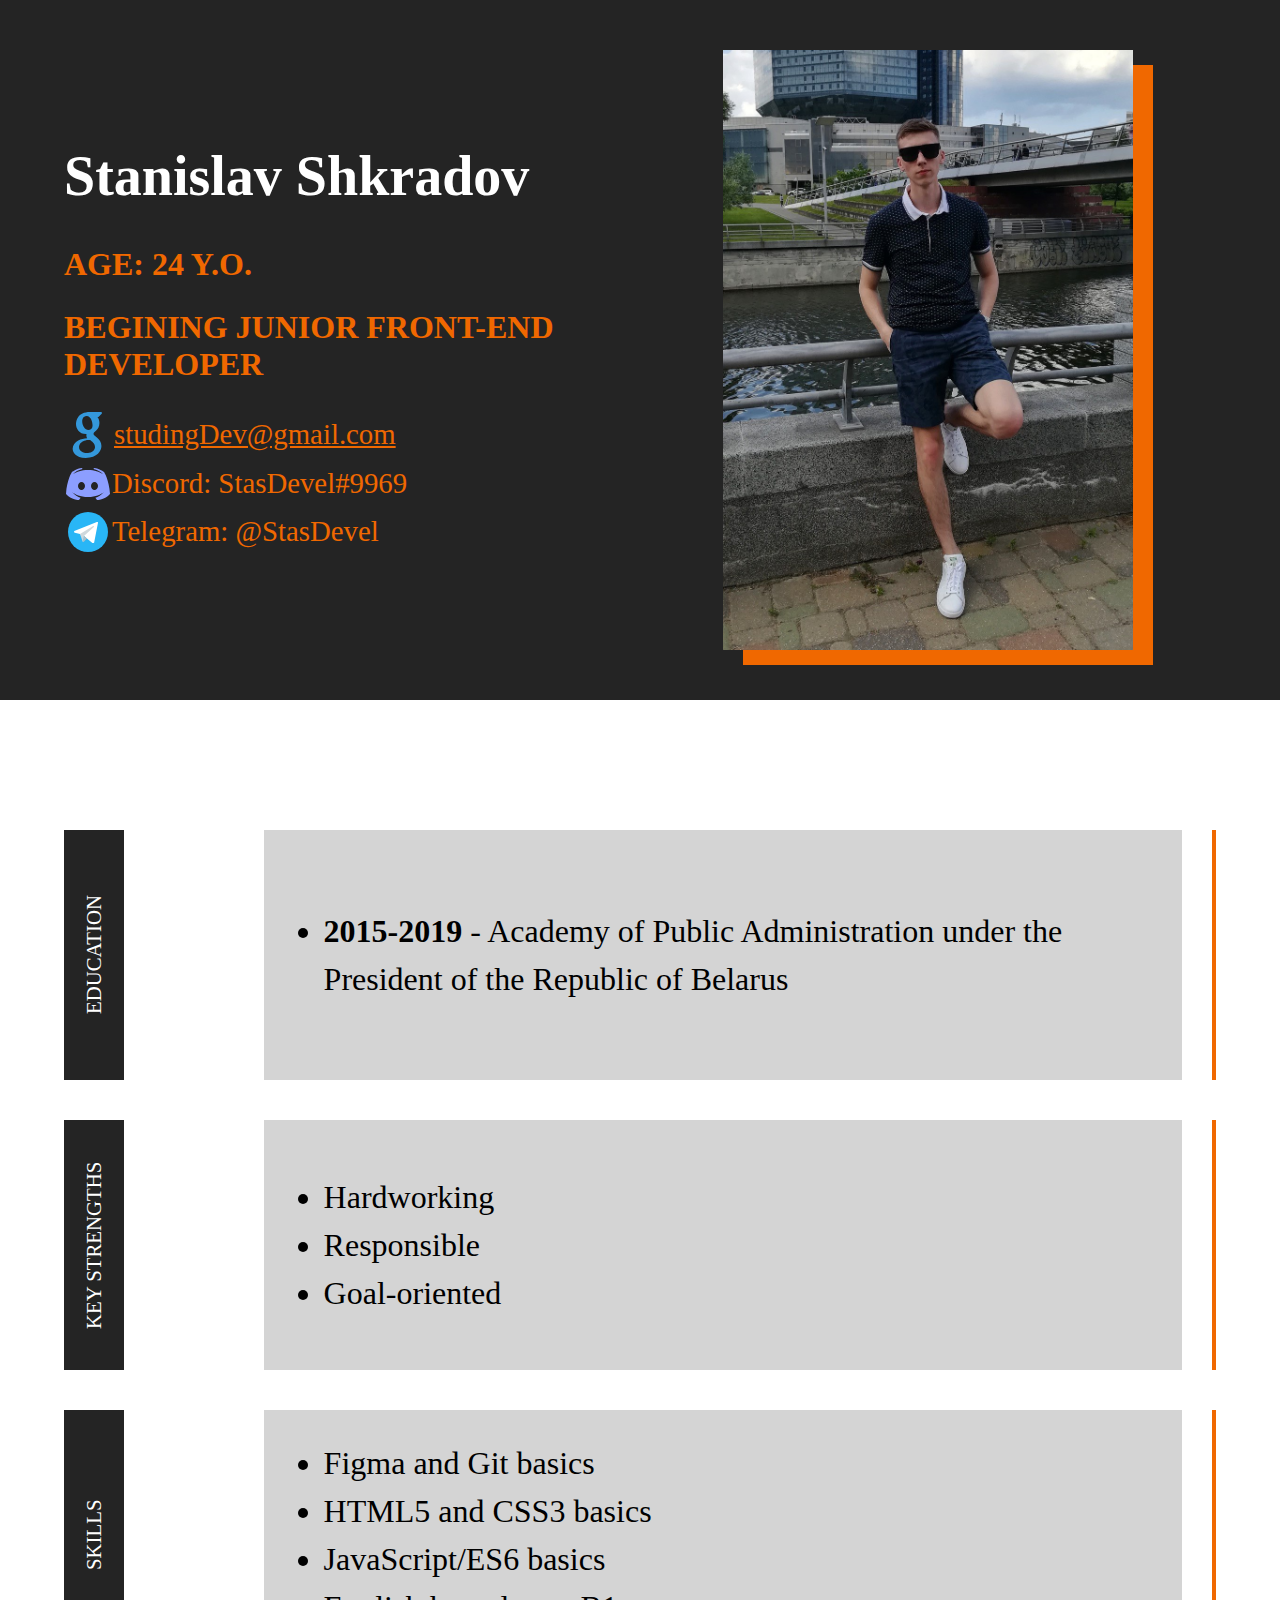
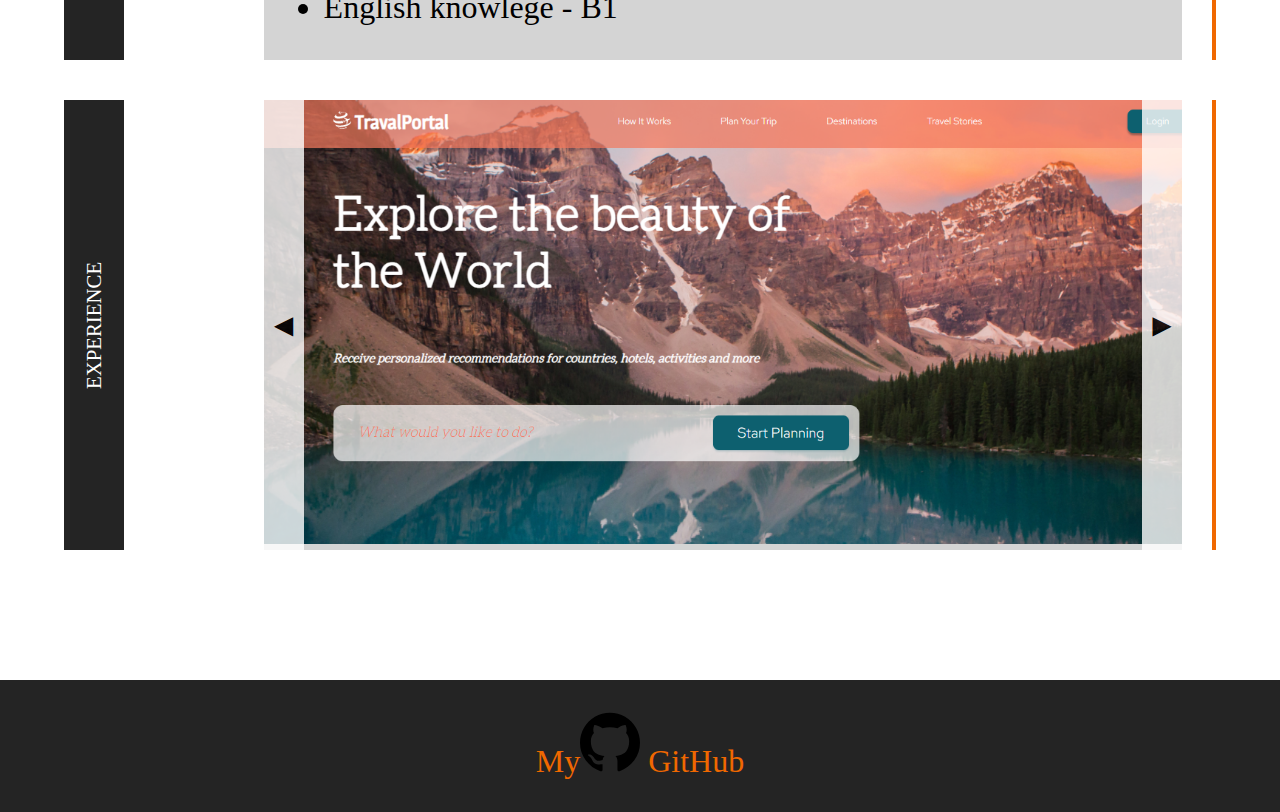
<file: cv/index.html>
<!DOCTYPE html>
<html lang="ru">
<head>
    <meta charset="UTF-8">
    <meta http-equiv="X-UA-Compatible" content="IE=edge">
    <meta name="viewport" content="width=device-width, initial-scale=1.0">
    <title>CVforDatamola</title>
    <link rel="stylesheet" href="../cv/style.css">
    <link rel="icon" href="../cv/assets/img/Headofhuman.svg">
</head>
<body>
    <header class="header">
        <div class="containerHeader">
            <div>
                <div class="infoMe">
                    <h1>Stanislav Shkradov</h1>
                    <h2>Age: 24 y.o.</h2>
                    <h2>Begining Junior Front-end Developer</h2>
                    <div class="googleImg"><img src="../cv/assets/img/icons8-google.svg" alt="iconGoogle"><a href="mailto:studingDev@gmail.com">studingDev@gmail.com</a></div>
                    <div class="disImg"><img src="../cv/assets/img/icons8-discord.svg" alt="iconDiscord"><p>Discord: StasDevel#9969</p></div>
                    <div class="telImg"><img src="../cv/assets/img/icons8app.svg" alt="iconDiscord"><p>Telegram: @StasDevel</p></div>
                </div>
                <div class="photoMe">
                    <img src="../cv/assets/img/photo_me.jpg" alt="myPhoto">
                </div>
            </div>
        </div>
    </header>
    <main class="main">
       <div class="containerMain">
           <div class="point">
               <div class="description">Education</div>
               <div class="descriptionText">
                   <ul>
                       <li><span>2015-2019</span> - Academy of Public Administration under the President of the Republic of Belarus </li>
                   </ul>
               </div>
           </div>
           <div class="point">
            <div class="description">Key strengths</div>
            <div class="descriptionText">
                <ul>
                    <li>Hardworking</li>
                    <li>Responsible</li>
                    <li>Goal-oriented</li>
                </ul>
            </div>
           </div>
           <div class="point">
            <div class="description">skills</div>
            <div class="descriptionText">
                <ul>
                    <li>Figma and Git basics</li>
                    <li>HTML5 and CSS3 basics</li>
                    <li>JavaScript/ES6 basics</li>
                    <li>English knowlege - B1</li>
                </ul>
            </div>
           </div>
           <div class="point example">
               <div class="description">Experience</div>
               <div class="descriptionText">
                    <div class="button Left none">&#9668;</div>
                    <div class="button Right none">&#9658;</div>
                    <div class="pictures">
                        <a href="../TravelTask1/siteTravel/index.html"><img src="../cv/assets/img/Site3.png" class="examplesWork" alt="myWork1"></a>
                        <a href="../online-zoo/pages/main/index.html"><img src="../cv/assets/img/Site2.png" class="examplesWork" alt="myWork2"></a>
                    </div>
                </div>
            </div>
    </div>
    </main>
    <footer class="footer">
           <div class="containerFooter">
                <div><p><a class="myGit" href="https://github.com/StasDevel">My<img class="gitImg" src="../cv/assets/img/github-logo.svg" alt="myGitHub"> GitHub</a></p></div>
           </div>        
    </footer>
    <div class="modal">
        <div class="modalDialog">
            <div class="modalDialog__text">
                <h2>Приветствую вас!</h2>
                <p>Примеры дополнительной части ТЗ (мобильная версия, бургер меню и т.д.) содержаться в разделе "Experience".</p>
                <h2>Всего хорошего!</h2>
                <button class="modalDialog__button">OK</button>
            </div>            
        </div>
    </div>
    <script src="../cv/js.js"></script>
</body>
</html>
</file>
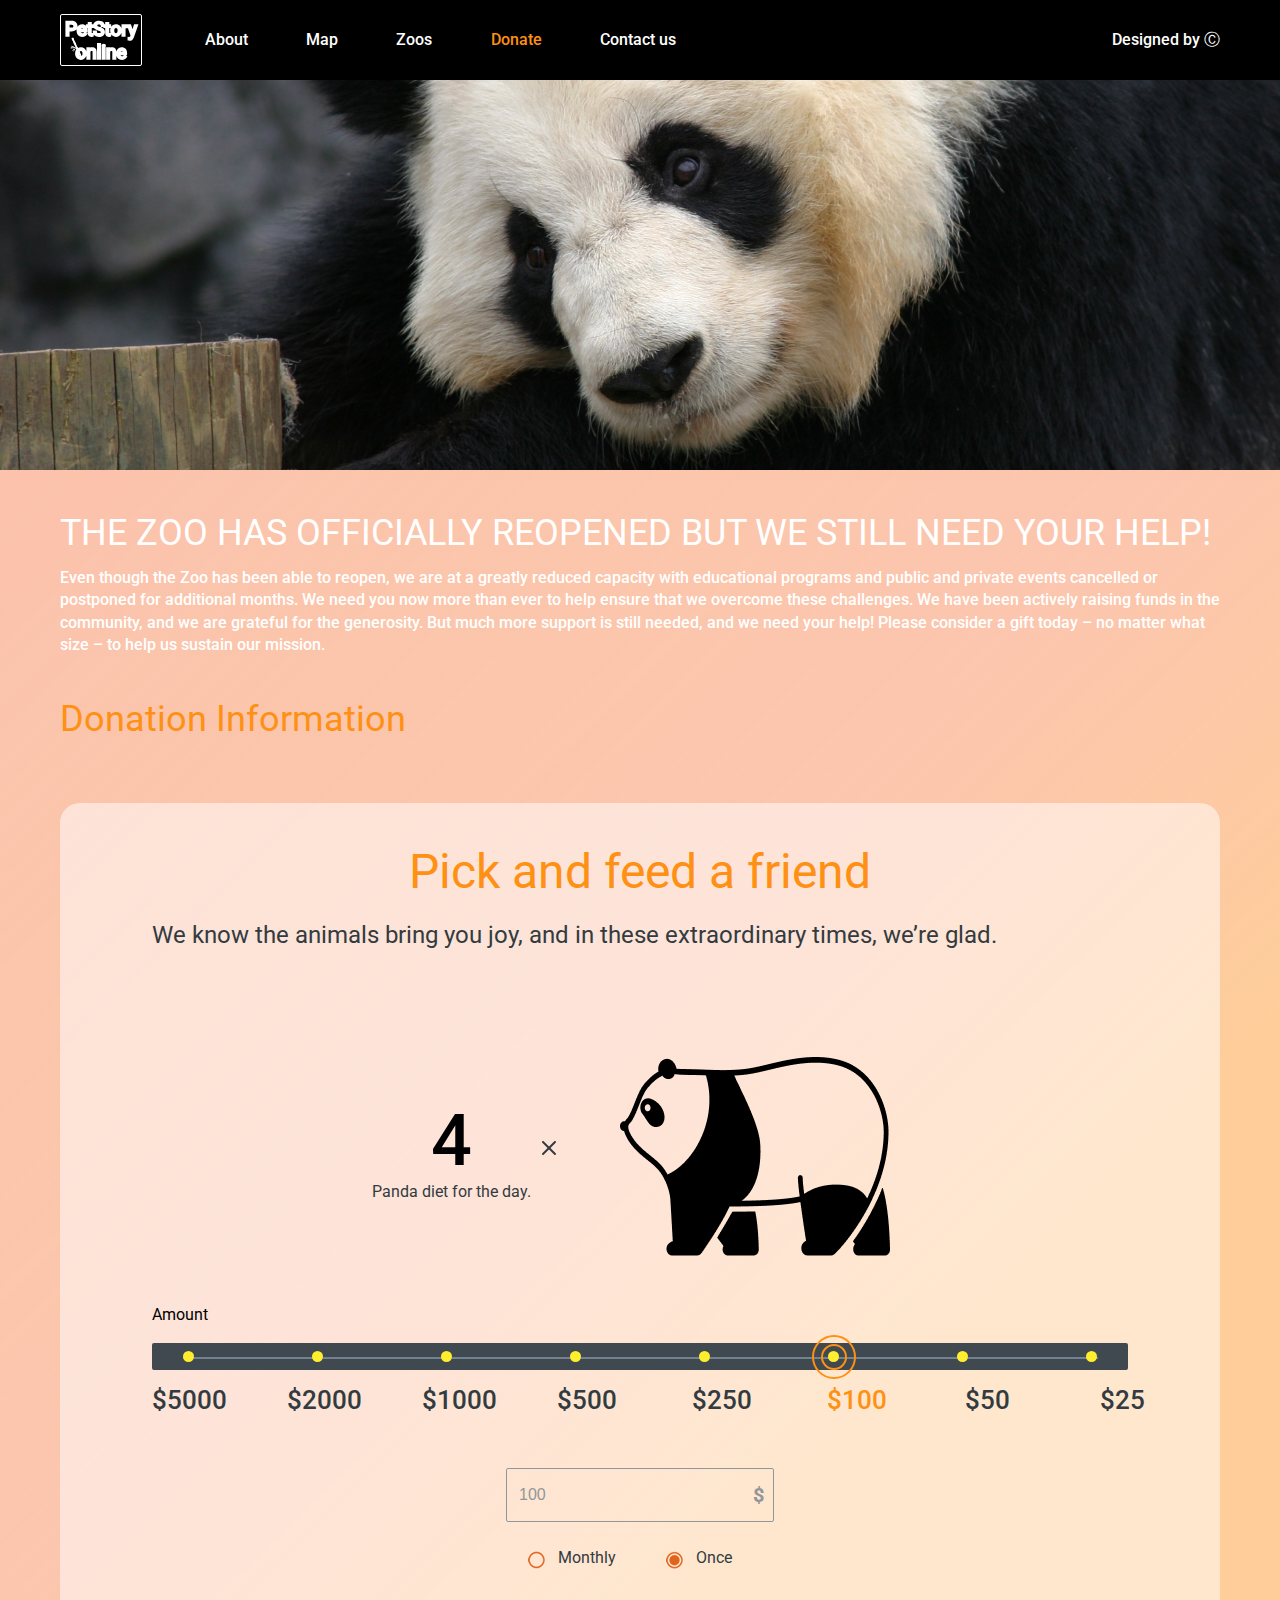
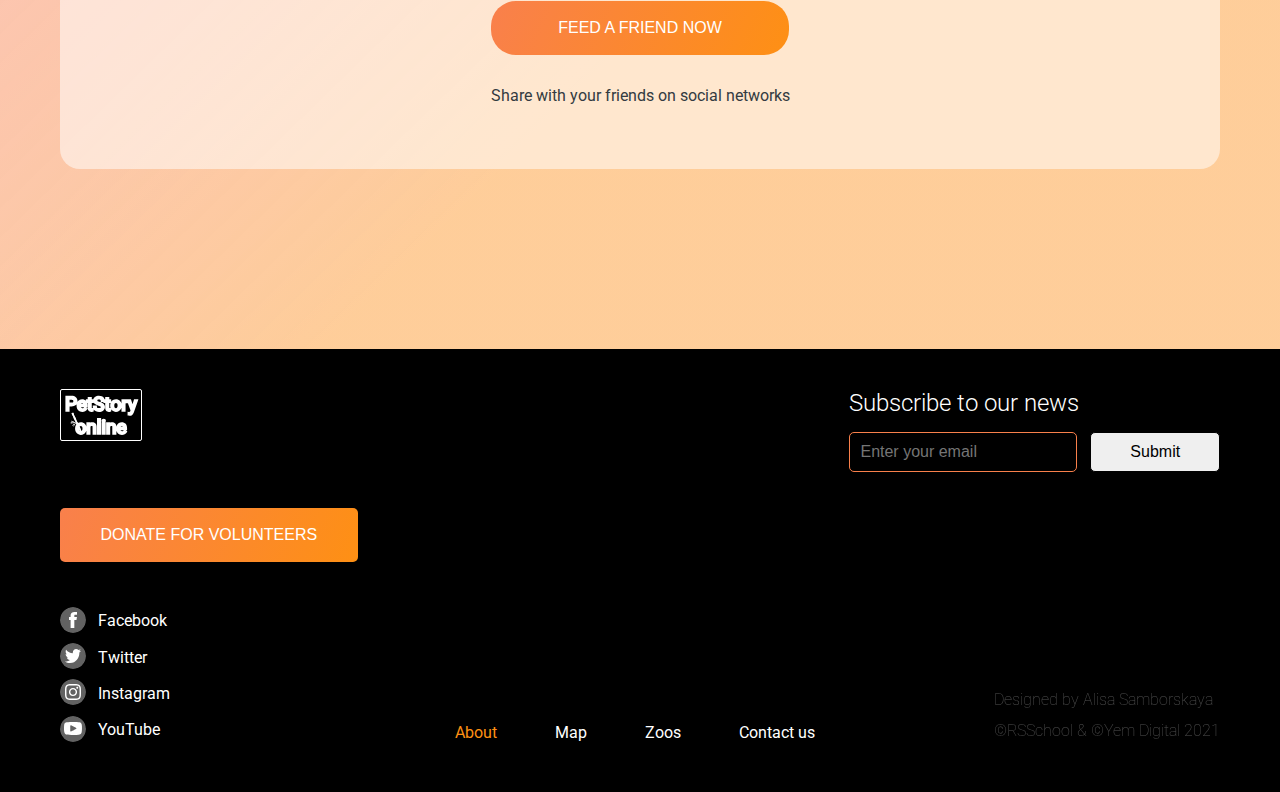
<file: online-zoo/pages/donate/index.html>
<!DOCTYPE html>
<html lang="en">
<head>
    <meta charset="UTF-8">
    <meta http-equiv="X-UA-Compatible" content="IE=edge">
    <meta name="viewport" content="width=device-width, initial-scale=1.0">
    <title>Petsstory</title>
    <link rel="stylesheet" type="text/css" href="../donate/style.css" />
    <link rel="preconnect" href="https://fonts.googleapis.com">
    <link rel="preconnect" href="https://fonts.googleapis.com">
    <link rel="preconnect" href="https://fonts.gstatic.com" crossorigin>
    <link href="https://fonts.googleapis.com/css2?family=Roboto:ital,wght@0,100;0,300;0,400;0,500;0,700;0,900;1,100;1,300;1,400;1,500;1,700;1,900&display=swap" rel="stylesheet">
</head>
<body>
    <header>
        <div class="headerContainer2" id= "yakor">
            <div class="logo_contaner2">
                <a href="../main/index.html" class="logo3"><img src="../../assets/icons/Logo3.svg" alt="burger" class="logo3"></a>
                <img  class="x_icon2" src="../../assets/icons/x_icon2.svg" alt="x_icon2">
            </div>
            <div>
                <ul class="headerNavigation2">
                    <li><a href="../main/index.html">About</a></li>
                    <li id="mapYakor">Map</li>
                    <li>Zoos</li>
                    <li><a href="../donate/index.html" target="_blank">Donate</a></li>
                    <li>Contact us</li>
                    <li><a href="https://www.figma.com/file/jfEFwkXVj1WRq7sUHDr8os/PetStory-online" target="_blank">Designed by Ⓒ</a></li>
                </ul>
            </div>
        </div>
        <div class="headerContainer" id= "yakor">   
            <a href="../main/index.html" class="logo2"><img src="../../assets/images/logo_footer2.png" alt="burger" class="logo2"></a>              
                <nav class="underCont">
                    
                    <h1><a href="../main/index.html"><img src="../../assets/icons/logo_footer.svg" alt="logoPets" class="logoPets"></a></h1>
                    <ul class="headerNavigation">
                        <li><a href="../main/index.html">About</a></li>
                        <li id="mapYakor">Map</li>
                        <li>Zoos</li>
                        <li><a href="../donate/index.html" target="_blank">Donate</a></li>
                        <li>Contact us</li>
                    </ul>
                    
                </nav> 
                <img src="../../assets/images/burger_menu.png" alt="burger" class="burger-menu">
                <div class="infoDesign">
                <a href="https://www.figma.com/file/jfEFwkXVj1WRq7sUHDr8os/PetStory-online" target="_blank">Designed by Ⓒ</a>
            </div>
        </div>  
        
    </header>
    
    <main>
        <div class="darkBackcolor none"></div>
        <div class="WatchYourFavoriteAnimalOnline">
        </div>
        <div class="PickAndFeedAFriend">
            <h2>THE ZOO HAS OFFICIALLY REOPENED BUT WE STILL NEED YOUR HELP!</h2>
            <p>Even though the Zoo has been able to reopen, we are at a greatly reduced capacity with educational programs and public and private events cancelled or postponed for additional months. We need you now more than ever to help ensure that we overcome these challenges. We have been actively raising funds in the community, and we are grateful for the generosity.  But much more support is still needed, and we need your help! Please consider a gift today – no matter what size – to help us sustain our mission.</p>
            <h2>Donation Information</h2>
            <div class="pickAndFid">
                <h2>Pick and feed a friend</h2>
                <p class="pickAndFid_par1">We know the animals bring you joy, and in these extraordinary times, we’re glad.</p>
                <div class="pandaContainer">
                    <div>
                        <h2>4</h2>
                        <p>Panda diet for the day.</p>
                    </div>
                    <img src="../../assets/icons/x_icon.svg" alt="panda" class="cross">
                    <img src="../../assets/images/panda_widget1.png" alt="panda" class="panda">
                </div>
                
                <div class="range_block">
                    <p class="pickAndFid_par2">Amount</p>
                    <div class="range">
                        <div class="range-line">
                        </div>
                        <div class="radioContainer">
                            <input id="radio11" type="radio" name="radio" value="5000" class="radionLine">
                            <input id="radio12" type="radio" name="radio" value="2000" class="radionLine">
                            <input id="radio13" type="radio" name="radio" value="1000" class="radionLine" >
                            <input id="radio14" type="radio" name="radio" value="500" class="radionLine">
                            <input id="radio15" type="radio" name="radio" value="250" class="radionLine">
                            <input id="radio16" type="radio" name="radio" value="100" class="radionLine" checked>
                            <input id="radio17" type="radio" name="radio" value="50" class="radionLine">
                            <input id="radio18" type="radio" name="radio" value="25" class="radionLine">
                        </div>
                    </div>
                    <div class="amount">
                        <label for="radio11" class="radio11">&dollar;5000</label>
                        <label for="radio12" class="radio12">&dollar;2000</label>
                        <label for="radio13" class="radio13">&dollar;1000</label>
                        <label for="radio14" class="radio14">&dollar;500</label>
                        <label for="radio15" class="radio15">&dollar;250</label>
                        <label for="radio16" class="radio16">&dollar;100</label>
                        <label for="radio17" class="radio17">&dollar;50</label>
                        <label for="radio18" class="radio18">&dollar;25</label>
                    </div>
                </div>
                <form class="donateSum"><input type="number" step="1" max="9999"  value="100" class="inputMoney"><p>&dollar;</p></form>
                <form class="radioSelectors">
                    <div class="form_radio">
                        <input id="radio-1" type="radio" name="radio" value="1" >
                        <label for="radio-1">Monthly</label>
                    </div>
                     
                    <div class="form_radio">
                        <input id="radio-2" type="radio" name="radio" value="2" checked>
                        <label for="radio-2">Once</label>
                    </div>
                </form>
                <button class="donateButton">Feed a friend now</button>
                <p class="paragrafShare">Share with your friends on social networks </p>
            </div>
        </div>
    </main>
    <footer>
        <div class="footerContainer">
            <div class="footerLineOne">
                <h2><a href="../main/index.html"><img src="../../assets/icons/logo_footer.svg" alt="logoPets" class="logoPets"></a></h2>
                <div class="subscription">
                    <h2>Subscribe to our news</h2>
                    <div>
                        <input placeholder="Enter your email" class="inputFooter" type="email">
                        <input type="button" class="buttonFooterSubmit" value="Submit"></input>
                    </div>
                    
                </div>
            </div>
            <input type="button" class="donateButtonFooter" value="donate for volunteers" onClick ='location.href = "../../pages/donate/index.html" '></input>
            <div class="footerLineTwo">
                <div class="social">
                    <div class="socialLink">
                        <a href="https://ru-ru.facebook.com/" target="_blank" class="inderLinkSocial">
                            <div>
                                <img src="../../assets/images/facebook1.svg" alt="Facebook">
                            </div>
                            <p>Facebook</p>
                        </a>
                        
                    </div>
                    <div class="socialLink">
                        <a href="https://twitter.com/home?lang=ru" target="_blank" class="inderLinkSocial">
                            <div><img src="../../assets/images/twitter1.svg" alt="twitter"></div>
                            <p>Twitter</p>
                        </a>
                    </div>
                    <div class="socialLink">
                        <a href="https://www.instagram.com/" target="_blank" class="inderLinkSocial">
                            <div><img src="../../assets/images/instagram1.svg" alt="instagram"></div>
                            <p>Instagram</p>
                        </a>
                        
                    </div>
                    <div class="socialLink">
                        <a href="https://www.youtube.com/?hl=RU" target="_blank" class="inderLinkSocial">
                            <div><img src="../../assets/images/youtube1.svg" alt="youtube"></div>
                            <p>YouTube</p>
                        </a>
                        
                    </div>
                </div>
                <nav class="navFooter">
                    <ul class="footerNavigation">
                        <li><a href="../main/index.html">About</a></li>
                        <li>Map</li>
                        <li>Zoos</li>
                        <li>Contact us</li>
                    </ul>
                </nav>
                <div class="designBy">
                    <p>Designed by Alisa Samborskaya</p>
                    <p>©RSSchool & ©Yem Digital 2021</p>
                </div>
            </div>
        </div>
        <div class="footerContainer2">
            <div class="column1">
                <a href="#yakor"><h1><img src="../../assets/icons/logo_footer.svg" alt="logoPets" class="logoPets"></h1></a>
                <input type="button" class="donateButtonFooter" value="donate for volunteers" onClick ='location.href = "../../pages/donate/index.html" '></input>
                    <ul class="footerNavigation">
                        <li><a href="../main/index.html">About</a></li>
                        <li>Map</li>
                        <li>Zoos</li>
                        <li>Contact us</li>
                    </ul>
            </div>
            <div class="column2">
                <div class="socialIcons">
                    <a href="https://ru-ru.facebook.com/" target="_blank" class="inderLinkSocial">
                        <img src="../../assets/images/facebook1.svg" alt="Facebook">
                    </a>
                    <a href="https://twitter.com/home?lang=ru" target="_blank" class="inderLinkSocial">
                        <img src="../../assets/images/twitter1.svg" alt="twitter">
                    </a>
                    <a href="https://www.instagram.com/" target="_blank" class="inderLinkSocial">
                        <img src="../../assets/images/instagram1.svg" alt="instagram">
                    </a>
                    <a href="https://www.youtube.com/?hl=RU" target="_blank" class="inderLinkSocial">
                        <img src="../../assets/images/youtube1.svg" alt="youtube">
                    </a>
                </div>
                <div class="designBy">
                    <p>Designed by Alisa Samborskaya</p>
                    <p>©RSSchool & ©Yem Digital 2021</p>
                </div>
            </div>
        </div>
        <div class="footerContainer3">
            <div class="onlyColumn">
                <a href="#yakor" class="footerPetstory"><img src="../../assets/images/PetStory online.png" alt="logoPets" class="fotterLogo"></a>
                <div class="socialIcons">
                    <a href="https://ru-ru.facebook.com/" target="_blank" class="inderLinkSocial">
                        <img src="../../assets/images/facebook1.svg" alt="Facebook">
                    </a>
                    <a href="https://twitter.com/home?lang=ru" target="_blank" class="inderLinkSocial">
                        <img src="../../assets/images/twitter1.svg" alt="twitter">
                    </a>
                    <a href="https://www.instagram.com/" target="_blank" class="inderLinkSocial">
                        <img src="../../assets/images/instagram1.svg" alt="instagram">
                    </a>
                    <a href="https://www.youtube.com/?hl=RU" target="_blank" class="inderLinkSocial">
                        <img src="../../assets/images/youtube1.svg" alt="youtube">
                    </a>
                </div>
                <input type="button" class="donateButtonFooter" value="donate for volunteers" onClick ='location.href = "../../pages/donate/index.html" '></input>
                <div class="designBy">
                    <p>Designed by Alisa Samborskaya</p>
                    <p>©RSSchool & ©Yem Digital 2021</p>
                </div>
                <ul class="footerNavigation">
                    <li><a href="../main/index.html">About</a></li>
                    <li>Map</li>
                    <li>Zoos</li>
                    <li>Contact us</li>
                </ul>
            </div>
        </div>
    </footer>
    <script src="../donate/script.js"></script>
</body>
</html>
</file>
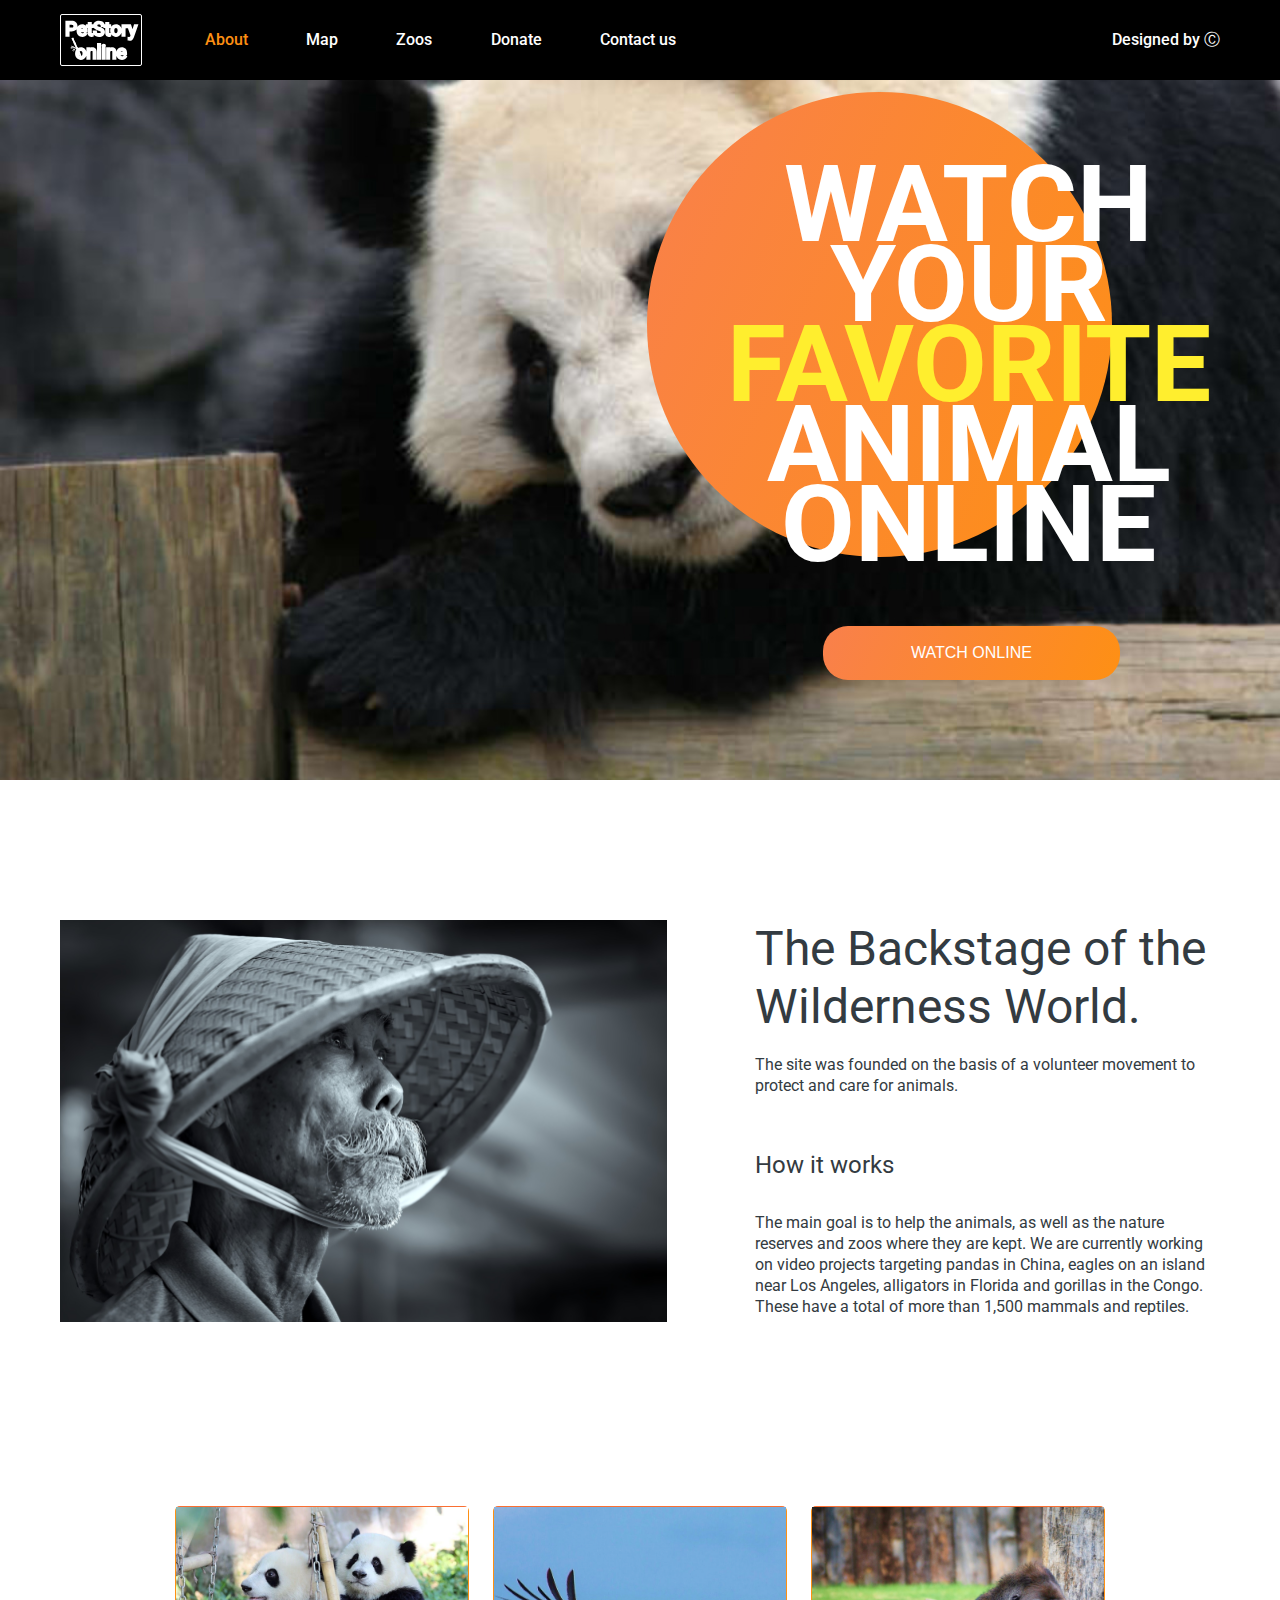
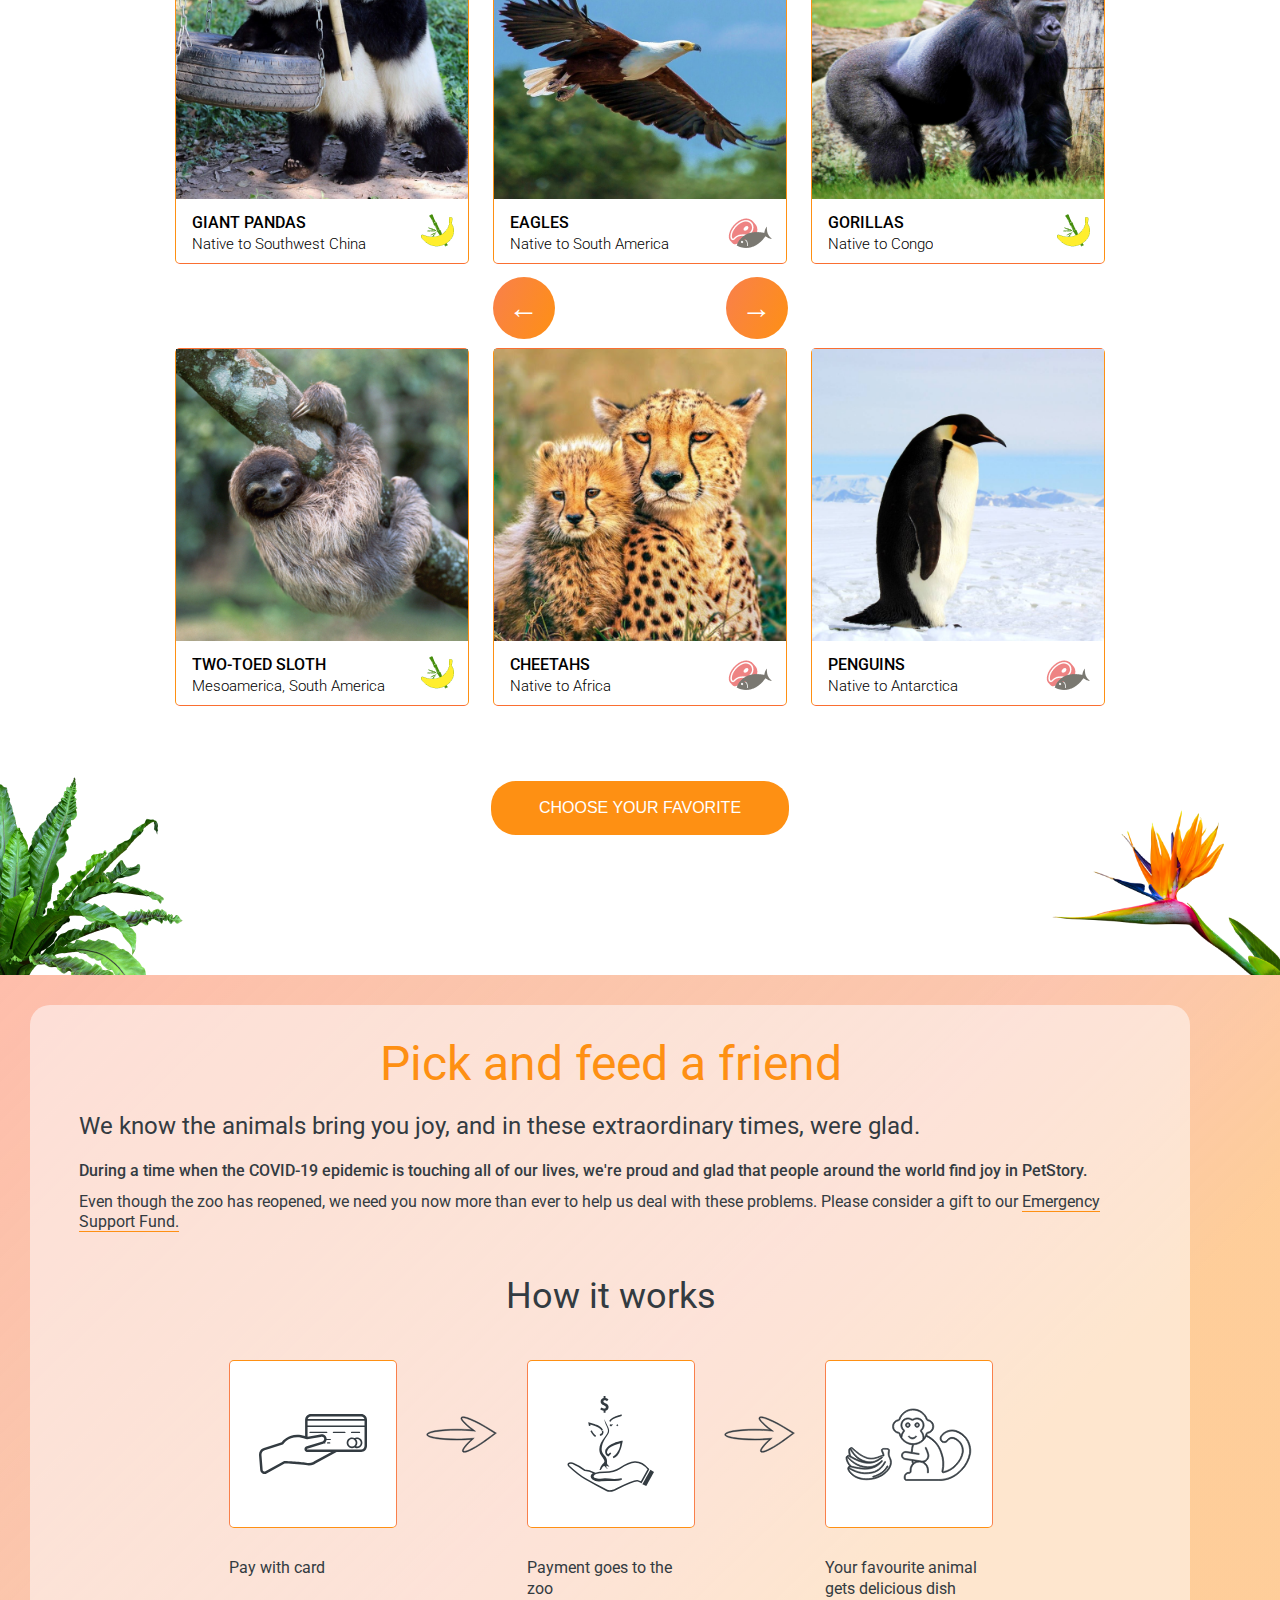
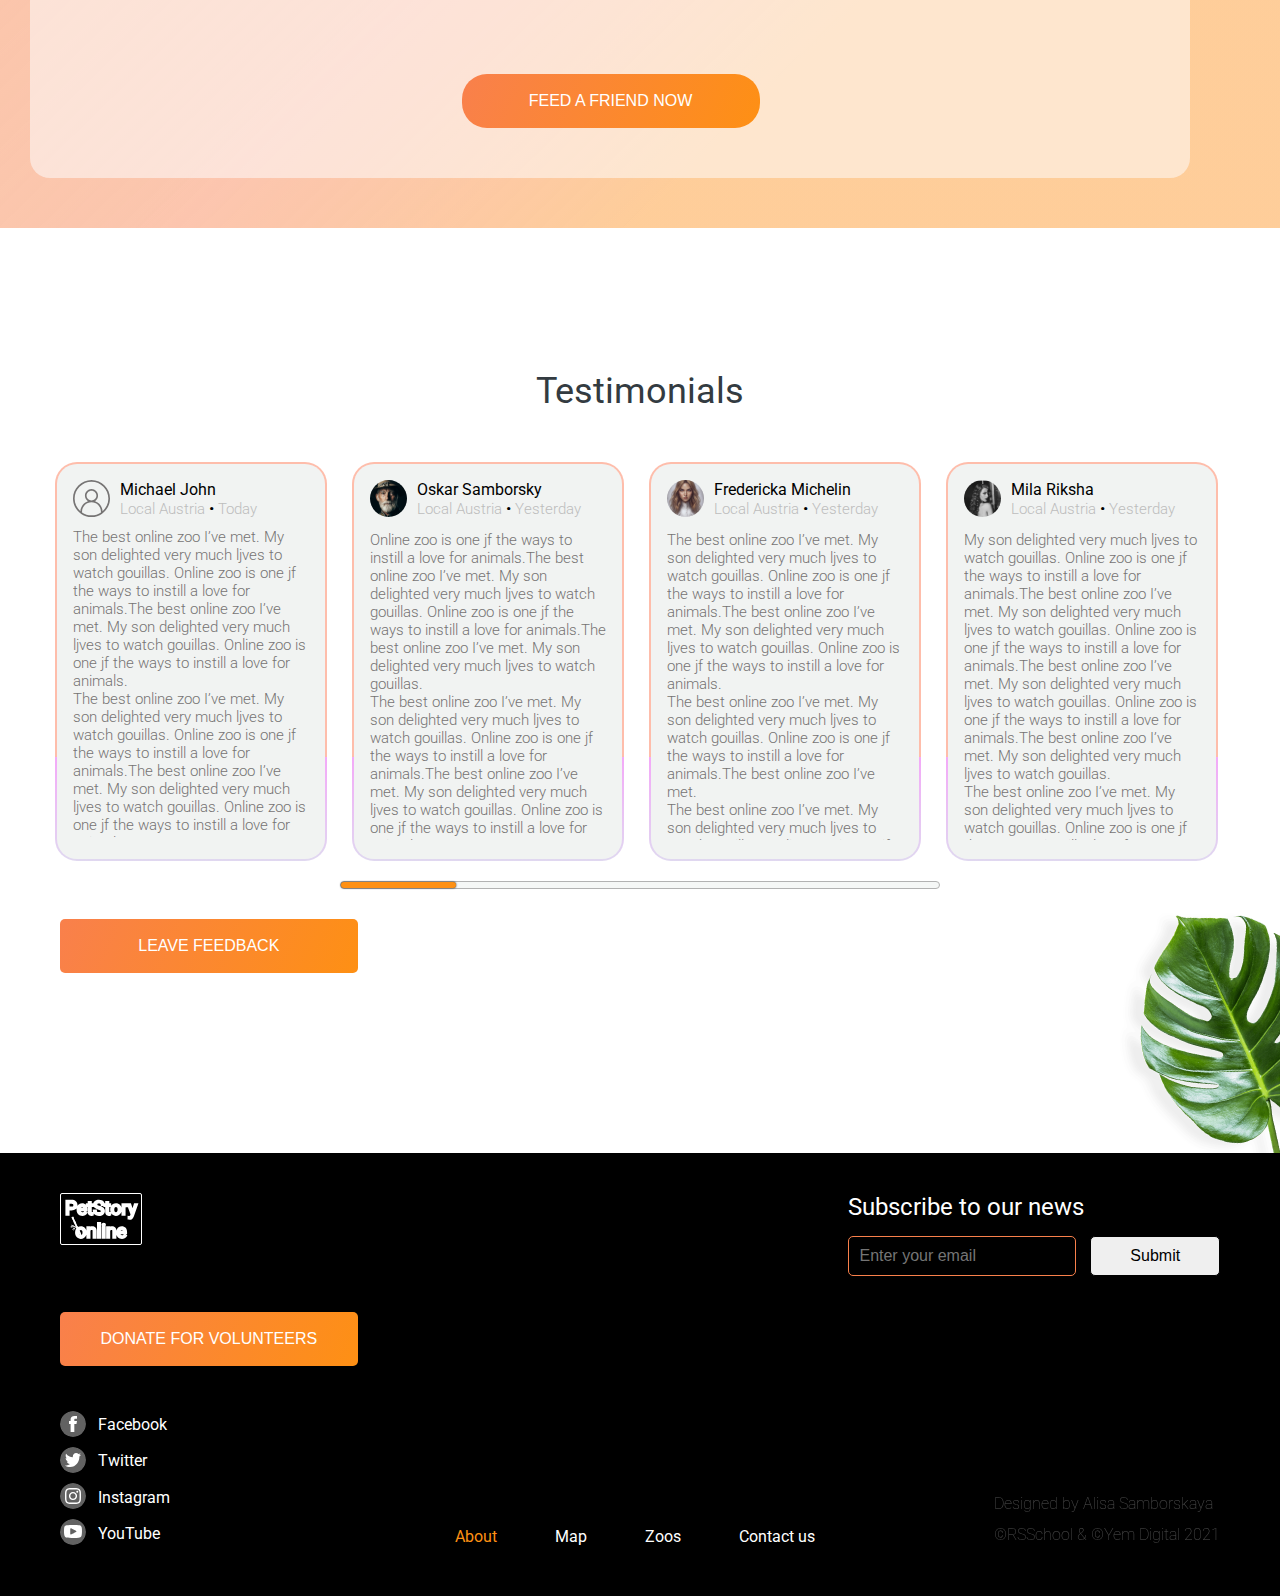
<file: online-zoo/pages/main/index.html>
<!DOCTYPE html>
<html lang="en">
<head>
    <meta charset="UTF-8">
    <meta http-equiv="X-UA-Compatible" content="IE=edge">
    <meta name="viewport" content="width=device-width, initial-scale=1.0">
    <title>Petsstory</title>
    <link rel="stylesheet" type="text/css" href="../main/style.css" />
    <link rel="preconnect" href="https://fonts.googleapis.com">
    <link rel="preconnect" href="https://fonts.googleapis.com">
    <link rel="preconnect" href="https://fonts.gstatic.com" crossorigin>
    <link href="https://fonts.googleapis.com/css2?family=Roboto:ital,wght@0,100;0,300;0,400;0,500;0,700;0,900;1,100;1,300;1,400;1,500;1,700;1,900&display=swap" rel="stylesheet">
</head>
<body>
    <header>
        <div class="headerContainer2" id= "yakor">
            <div class="logo_contaner2">
                <a href="../main/index.html" class="logo3"><img src="../../assets/icons/Logo3.svg" alt="burger" class="logo3"></a>
                <img  class="x_icon2" src="../../assets/icons/x_icon2.svg" alt="x_icon2">
            </div>
            <div>
                <ul class="headerNavigation2">
                    <li><a href="../main/index.html">About</a></li>
                    <li id="mapYakor">Map</li>
                    <li>Zoos</li>
                    <li><a href="../donate/index.html" target="_blank">Donate</a></li>
                    <li>Contact us</li>
                    <li><a href="https://www.figma.com/file/jfEFwkXVj1WRq7sUHDr8os/PetStory-online" target="_blank">Designed by Ⓒ</a></li>
                </ul>
            </div>
        </div>
        <div class="headerContainer" id= "yakor">   
            <a href="../main/index.html" class="logo2"><img src="../../assets/images/logo_footer2.png" alt="burger" class="logo2"></a>             
                <nav class="underCont">
                    <h1><a href="../main/index.html"><img src="../../assets/icons/logo_footer.svg" alt="logoPets" class="logoPets"></a></h1>
                    <ul class="headerNavigation">
                        <li><a href="../main/index.html">About</a></li>
                        <li id="mapYakor">Map</li>
                        <li>Zoos</li>
                        <li><a href="../donate/index.html" target="_blank">Donate</a></li>
                        <li>Contact us</li>
                    </ul>
                    
                </nav> 
                <img src="../../assets/images/burger_menu.png" alt="burger" class="burger-menu">
            <div class="infoDesign">
                <a href="https://www.figma.com/file/jfEFwkXVj1WRq7sUHDr8os/PetStory-online" target="_blank">Designed by Ⓒ</a>
            </div>
        </div>
    </header>
    <main>
        <div class="darkBackcolor none"></div>
        <div class="WatchYourFavoriteAnimalOnline">
            <div class="watchAnimal_container">
                <div class="watchAnimal_circl"></div>
                <div class="watchAnimal_text">Watch your <span>favorite</span> animal online</div>
                <input type="button" class="button" value="WATCH ONLINE"></input>  
            </div>
        </div>
        <div class="Backstage_Pets">
            <div class="TheBackstage">
                <div class="container_Backstage">
                    <div class="content_Backstage">
                        <div class="content_Backstage_img">
                        <img src="../../assets/images/bamboo-cap.png" alt="ded">
                        </div>
                        <div class="textDed">
                            <h1>The Backstage of the Wilderness World.</h1>
                            <p>The site was founded on the basis of a volunteer movement to protect and care for animals.</p>
                            <h2>How it works </h2>
                            <p>The main goal is to help the animals, as well as the nature reserves and zoos where they are kept. We are currently working on video projects targeting pandas in China, eagles on an island near Los Angeles, alligators in Florida and gorillas in the Congo. These have a total of more than 1,500 mammals and reptiles.</p>
                        </div>
                    </div>
                    <img src="../../assets/images/flower_foto1.png" alt="flower" class="flower1 ">
                </div>
            </div>
            <div class="Pets">
                <div class="pets_container">
                    <div class="CardsOfAnimal">
                        <div class="relsa">
                            <div class="list1">
                            <div class="card1">
                                <div>
                                    <img src="../../assets/images/Rectangle1.png" alt="animal">
                                </div>
                                <div class="animal_description">
                                    <div>
                                        <h3>giant Pandas</h3>  
                                        <p>Native to Southwest China</p>
                                    </div> 
                                    <img src="../../assets/icons/banana-bamboo_icon.png" alt="food">
                                </div>
                            </div>
                            <div class="card2">
                                <div>
                                    <img src="../../assets/images/Rectangle2.png" alt="animal">
                                </div>
                                <div class="animal_description">
                                    <div>
                                        <h3>Eagles</h3>  
                                        <p>Native to South America</p>
                                    </div> 
                                    <img src="../../assets/icons/meet-fish_icon.png" alt="food">
                                </div>
                            </div>
                            
                            <div class="card3">
                                <div>
                                    <img src="../../assets/images/Rectangle3.png" alt="animal">
                                </div>
                                <div class="animal_description">
                                    <div>
                                        <h3>Gorillas</h3>  
                                        <p>Native to Congo</p>
                                    </div> 
                                    <img src="../../assets/icons/banana-bamboo_icon.png" alt="food">
                                </div>
                            </div>
                        </div>
                        
                        </div>
                        
                        <div class="arrows">
                            <input type="button" class="arrow1" value="&larr;"></input>
                            <input type="button"  class="arrow2" value="&rarr;"></input>
                        </div>
                        <div class="relsa2">
                            <div class="list2">
                                <div class="card4">
                                    <div>
                                        <img src="../../assets/images/Rectangle4.png" alt="animal">
                                    </div>
                                    <div class="animal_description">
                                        <div>
                                            <h3>Two-toed Sloth</h3>  
                                            <p>Mesoamerica, South America</p>
                                        </div> 
                                        <img src="../../assets/icons/banana-bamboo_icon.png" alt="food">
                                    </div>
                                </div>
                                <div class="card5">
                                    <div>
                                        <img src="../../assets/images/Rectangle5.png" alt="animal">
                                    </div>
                                    <div class="animal_description">
                                        <div>
                                            <h3>cheetahs</h3>  
                                            <p>Native to Africa</p>
                                        </div>  
                                        <img src="../../assets/icons/meet-fish_icon.png" alt="food">
                                    </div>
                                </div>
                                <div class="card6">
                                    <div>
                                        <img src="../../assets/images/Rectangle6.png" alt="animal">
                                    </div>
                                    <div class="animal_description">
                                        <div>
                                            <h3>Penguins</h3>  
                                            <p>Native to Antarctica</p>
                                        </div>  
                                        <img src="../../assets/icons/meet-fish_icon.png" alt="food">
                                    </div>
                                </div>
                            </div>
                        </div>
                        
                        
                       
                        
                        
                    </div>  
                    <div class="wrapButton">
                        <input type="button" class="button_pets" value="choose your favorite" onClick ='location.href = "#mapYakor" '></input>
                    </div>
                </div>
                <img src="../../assets/images/flower2.png" alt="flower2" class="flower2">
                <img src="../../assets/images/flower22.png" alt="flower22" class="flower22">
                <img src="../../assets/images/flower3.png" alt="flower3" class="flower3">
                
            </div> 
            
        </div> 
        <div class="PickAndFeedAFriend">
            <div class="pickAndFeedСontent">
                
                <div class="pickAndFeedText">
                    <h1>Pick and feed a friend</h1>
                    <h3>We know the animals bring you joy, and in these extraordinary times, were glad.</h3>
                    <p>During a time when the COVID-19 epidemic is touching all of our lives, we're proud and glad that people around the world find joy in PetStory.</p>
                    <p>Even though the zoo has reopened, we need you now more than ever to help us deal with these problems. Please consider a gift to our <span><a href="../../pages/donate/index.html" target="_blank" class="emergSupLink">Emergency Support Fund.</a></span> </p>
                </div>
                <div class="howItWorks">
                    <h2>How it works</h2>
                    <div class="wayForPay">
                            
                            
                        <div class="backPay_cont">
                            <div class="backPay">
                                <img src="../../assets/images/pay.svg" alt="pay">
                            </div>
                            <div class="payDecs" id="payDecs"><p>Pay with card</p></div>
                            <img class="Greenarrows one" src="../../assets/icons/arrow.png" alt="arrow">
                        </div>
                        

                        <img class="vect" src="../../assets/images/VectorFeed.svg" alt="vect">

                        <div class="backPay_cont">
                            <div class="backPay">
                                <img src="../../assets/images/zoo.svg" alt="zoo">
                            </div>
                            <div class="payDecs" id="payDecs"><p>Payment goes to the  
                                zoo</p></div>
                            <img class="Greenarrows two"src="../../assets/icons/arrow.png" alt="arrow">
                        </div>

                        <img class="vect" src="../../assets/images/VectorFeed.svg" alt="vect">
                        <div class="backPay_cont">
                            <div class="backPay"><img src="../../assets/images/monkey.svg" alt="monkey"></div>
                            <div class="payDecs" id="payDecs"><p >Your favourite animal 
                                gets delicious dish</p></div>
                        </div>
                            

                        
                    </div>
                    
                
                <input type="button" class="button_fid" value="Feed a friend now" onClick ='location.href = "../../pages/donate/index.html" '></input>
                </div>
            </div>
        </div>
        <div class="Testimonials">
            <div class="Testimonials_container">
                <div class="darkBack2 none"></div>
                <div class="smallComment One none">
                    
                    <div class="smallComment_container ">
                        <div class="feedback_head">
                            <div class="authorIcon">
                                <img src="../../assets/icons/user_icon1.svg" alt="user_icon">
                            </div>
                            <div class="infoAboutAuthor">
                                <h3 class="name">Michael John<br></h3>
                            
                                <p class="location">Local Austria</p>
                                &#8226;
                                <p class="date">Today</p>
                            </div>
                        </div>
                        <div class="text_feedback">
                            <p>The best online zoo I’ve met. My son delighted very much ljves to watch gouillas. Online zoo is one jf the ways to instill a love for animals.The best online zoo I’ve met. My son delighted very much ljves to watch gouillas. Online zoo is one jf the ways to instill a love for animals.</p>
                            <p>The best online zoo I’ve met. My son delighted very much ljves to watch gouillas. Online zoo is one jf the ways to instill a love for animals.The best online zoo I’ve met. My son delighted very much ljves to watch gouillas. Online zoo is one jf the ways to instill a love for animals.</p>
                        </div>
                    </div>
                    <div>
                        <img  class="x_iconComment" src="../../assets/icons/x_icon2.svg" alt="x_icon2">
                    </div>
                </div>
                <div class="smallComment Two none">
                    <div class="smallComment_container">
                        <div class="feedback_head">
                            <div>
                                <img src="../../assets/icons/user_icon2.svg" alt="user_icon">
                            </div>
                            <div class="infoAboutAuthor">
                                <h3 class="name">Oskar Samborsky</h3>
                                <p class="location">Local Austria</p>
                                &#8226;
                                <p class="date">Yesterday</p>
                            </div>
                        </div>
                        <div class="text_feedback">
                            <p>Online zoo is one jf the ways to instill a love for animals.The best online zoo I’ve met. My son delighted very much ljves to watch gouillas. Online zoo is one jf the ways to instill a love for animals.The best online zoo I’ve met. My son delighted very much ljves to watch gouillas. </p>
                            <p>The best online zoo I’ve met. My son delighted very much ljves to watch gouillas. Online zoo is one jf the ways to instill a love for animals.The best online zoo I’ve met. My son delighted very much ljves to watch gouillas. Online zoo is one jf the ways to instill a love for animals.</p>
                        </div>
                    </div>
                    <div>
                        <img  class="x_iconComment" src="../../assets/icons/x_icon2.svg" alt="x_icon2">
                    </div>
                </div>
                <div class="smallComment Three none">
                    <div class="smallComment_container">
                        <div class="feedback_head">
                            <div>
                                <img src="../../assets/icons/user_icon3.svg" alt="user_icon">
                            </div>
                            <div class="infoAboutAuthor">
                                <h3 class="name">Fredericka Michelin</h3>
                                <p class="location">Local Austria</p>
                                &#8226;
                                <p class="date">Yesterday</p>
                            </div>
                        </div>
                        <div class="text_feedback">
                            <p>The best online zoo I’ve met. My son delighted very much ljves to watch gouillas. Online zoo is one jf the ways to instill a love for animals.The best online zoo I’ve met. My son delighted very much ljves to watch gouillas. Online zoo is one jf the ways to instill a love for animals.</p>
                            <p>The best online zoo I’ve met. My son delighted very much ljves to watch gouillas. Online zoo is one jf the ways to instill a love for animals.The best online zoo I’ve met.</p>
                            <p>The best online zoo I’ve met. My son delighted very much ljves to watch gouillas. Online zoo is one jf the ways to instill a love for animals.The best online zoo I’ve met. My son delighted very much ljves to watch gouillas. Online zoo is one jf the ways to instill a love for animals.</p>
                        </div>
                    </div>
                    <div>
                        <img  class="x_iconComment" src="../../assets/icons/x_icon2.svg" alt="x_icon2">
                    </div>
                </div>
                <h1>Testimonials</h1>

                <div class="feedback_container">
                    <div class="relsa3">
                        <div class="feedback 1">
                            <div class="feedback_head">
                                <div class="authorIcon">
                                    <img src="../../assets/icons/user_icon1.svg" alt="user_icon">
                                </div>
                                <div class="infoAboutAuthor">
                                    <h3 class="name">Michael John<br></h3>
                                
                                    <p class="location">Local Austria</p>
                                    &#8226;
                                    <p class="date">Today</p>
                                </div>
                            </div>
                            <div class="text_feedback">
                                <p>The best online zoo I’ve met. My son delighted very much ljves to watch gouillas. Online zoo is one jf the ways to instill a love for animals.The best online zoo I’ve met. My son delighted very much ljves to watch gouillas. Online zoo is one jf the ways to instill a love for animals.</p>
                                <p>The best online zoo I’ve met. My son delighted very much ljves to watch gouillas. Online zoo is one jf the ways to instill a love for animals.The best online zoo I’ve met. My son delighted very much ljves to watch gouillas. Online zoo is one jf the ways to instill a love for animals.</p>
                            </div>
                        </div>
                        
                        <div class="feedback 2">
                            <div class="feedback_head">
                                <div>
                                    <img src="../../assets/icons/user_icon2.svg" alt="user_icon">
                                </div>
                                <div class="infoAboutAuthor">
                                    <h3 class="name">Oskar Samborsky</h3>
                                    <p class="location">Local Austria</p>
                                    &#8226;
                                    <p class="date">Yesterday</p>
                                </div>
                            </div>
                            <div class="text_feedback">
                                <p>Online zoo is one jf the ways to instill a love for animals.The best online zoo I’ve met. My son delighted very much ljves to watch gouillas. Online zoo is one jf the ways to instill a love for animals.The best online zoo I’ve met. My son delighted very much ljves to watch gouillas. </p>
                                <p>The best online zoo I’ve met. My son delighted very much ljves to watch gouillas. Online zoo is one jf the ways to instill a love for animals.The best online zoo I’ve met. My son delighted very much ljves to watch gouillas. Online zoo is one jf the ways to instill a love for animals.</p>
                            </div>
                        </div>
                        
                        <div class="feedback 3">
                            <div class="feedback_head">
                                <div>
                                    <img src="../../assets/icons/user_icon3.svg" alt="user_icon">
                                </div>
                                <div class="infoAboutAuthor">
                                    <h3 class="name">Fredericka Michelin</h3>
                                    <p class="location">Local Austria</p>
                                    &#8226;
                                    <p class="date">Yesterday</p>
                                </div>
                            </div>
                            <div class="text_feedback">
                                <p>The best online zoo I’ve met. My son delighted very much ljves to watch gouillas. Online zoo is one jf the ways to instill a love for animals.The best online zoo I’ve met. My son delighted very much ljves to watch gouillas. Online zoo is one jf the ways to instill a love for animals.</p>
                                <p>The best online zoo I’ve met. My son delighted very much ljves to watch gouillas. Online zoo is one jf the ways to instill a love for animals.The best online zoo I’ve met.</p>
                                <p>The best online zoo I’ve met. My son delighted very much ljves to watch gouillas. Online zoo is one jf the ways to instill a love for animals.The best online zoo I’ve met. My son delighted very much ljves to watch gouillas. Online zoo is one jf the ways to instill a love for animals.</p>
                            </div>
                        </div>
                        
                        <div class="feedback 4">
                            <div class="feedback_head">
                                <div>
                                    <img src="../../assets/icons/user_icon4.svg" alt="user_icon">
                                </div>
                                <div class="infoAboutAuthor">
                                    <h3 class="name">Mila Riksha</h3>
                                    <p class="location">Local Austria</p>
                                    &#8226;
                                    <p class="date">Yesterday</p>
                                </div>
                            </div>
                            <div class="text_feedback">
                                <p>My son delighted very much ljves to watch gouillas. Online zoo is one jf the ways to instill a love for animals.The best online zoo I’ve met. My son delighted very much ljves to watch gouillas. Online zoo is one jf the ways to instill a love for animals.The best online zoo I’ve met. My son delighted very much ljves to watch gouillas. Online zoo is one jf the ways to instill a love for animals.The best online zoo I’ve met. My son delighted very much ljves to watch gouillas.</p>
                                <p>The best online zoo I’ve met. My son delighted very much ljves to watch gouillas. Online zoo is one jf the ways to instill a love for animals.The best online zoo I’ve met. My son delighted very much ljves to watch gouillas. Online zoo is one jf the ways to instill a love for animals.</p>
                            </div>
                        </div>
                    </div>  
 
                </div>
                <div class="progress">
                    <input type="range" min="0" max="7"  step="1"  value="min" class="styled-slider">
                </div>
                <div class=" buttonFeadbackWrapper">
                    <input type="button" class="buttonFeadback" value="leave feedback"></input>
                </div>
                <img src="../../assets/images/flower4.png" alt="flower4" class="flower4">
                <img src="../../assets/images/flower44.png" alt="flower4" class="flower44">
            </div>
        </div>
    </main>
    <footer>
        <div class="footerContainer">
            <div class="footerLineOne">
                <a href="#yakor"><h1><img src="../../assets/icons/logo_footer.svg" alt="logoPets" class="logoPets"></h1></a>
                <div class="subscription">
                    <h1>Subscribe to our news</h1>
                    <div>
                        <input placeholder="Enter your email" class="inputFooter" type="email">
                        <input type="button" class="buttonFooterSubmit" value="Submit"></input>
                    </div>
                    
                </div>
            </div>
            <input type="button" class="donateButtonFooter" value="donate for volunteers" onClick ='location.href = "../../pages/donate/index.html" '></input>
            <div class="footerLineTwo">
                <div class="social">
                    <div class="socialLink">
                        <a href="https://ru-ru.facebook.com/" target="_blank" class="inderLinkSocial">
                            <div>
                                <img src="../../assets/images/facebook1.svg" alt="Facebook">
                            </div>
                            <p>Facebook</p>
                        </a>
                        
                    </div>
                    <div class="socialLink">
                        <a href="https://twitter.com/home?lang=ru" target="_blank" class="inderLinkSocial">
                            <div><img src="../../assets/images/twitter1.svg" alt="twitter"></div>
                            <p>Twitter</p>
                        </a>
                    </div>
                    <div class="socialLink">
                        <a href="https://www.instagram.com/" target="_blank" class="inderLinkSocial">
                            <div><img src="../../assets/images/instagram1.svg" alt="instagram"></div>
                            <p>Instagram</p>
                        </a>
                        
                    </div>
                    <div class="socialLink">
                        <a href="https://www.youtube.com/?hl=RU" target="_blank" class="inderLinkSocial">
                            <div><img src="../../assets/images/youtube1.svg" alt="youtube"></div>
                            <p>YouTube</p>
                        </a>
                        
                    </div>
                </div>
                <nav class="navFooter">
                    <ul class="footerNavigation">
                        <li><a href="../main/index.html">About</a></li>
                        <li>Map</li>
                        <li>Zoos</li>
                        <li>Contact us</li>
                    </ul>
                </nav>
                <div class="designBy">
                    <p>Designed by Alisa Samborskaya</p>
                    <p>©RSSchool & ©Yem Digital 2021</p>
                </div>
            </div>
        </div>
        <div class="footerContainer2">
            <div class="column1">
                <a href="#yakor"><h1><img src="../../assets/icons/logo_footer.svg" alt="logoPets" class="logoPets"></h1></a>
                <input type="button" class="donateButtonFooter" value="donate for volunteers" onClick ='location.href = "../../pages/donate/index.html" '></input>
                    <ul class="footerNavigation">
                        <li><a href="../main/index.html">About</a></li>
                        <li>Map</li>
                        <li>Zoos</li>
                        <li>Contact us</li>
                    </ul>
            </div>
            <div class="column2">
                <div class="socialIcons">
                    <a href="https://ru-ru.facebook.com/" target="_blank" class="inderLinkSocial">
                        <img src="../../assets/images/facebook1.svg" alt="Facebook">
                    </a>
                    <a href="https://twitter.com/home?lang=ru" target="_blank" class="inderLinkSocial">
                        <img src="../../assets/images/twitter1.svg" alt="twitter">
                    </a>
                    <a href="https://www.instagram.com/" target="_blank" class="inderLinkSocial">
                        <img src="../../assets/images/instagram1.svg" alt="instagram">
                    </a>
                    <a href="https://www.youtube.com/?hl=RU" target="_blank" class="inderLinkSocial">
                        <img src="../../assets/images/youtube1.svg" alt="youtube">
                    </a>
                </div>
                <div class="designBy">
                    <p>Designed by Alisa Samborskaya</p>
                    <p>©RSSchool & ©Yem Digital 2021</p>
                </div>
            </div>
        </div>
        <div class="footerContainer3">
            <div class="onlyColumn">
                <a href="#yakor" class="footerPetstory"><img src="../../assets/images/PetStory online.png" alt="logoPets" class="fotterLogo"></a>
                <div class="socialIcons">
                    <a href="https://ru-ru.facebook.com/" target="_blank" class="inderLinkSocial">
                        <img src="../../assets/images/facebook1.svg" alt="Facebook">
                    </a>
                    <a href="https://twitter.com/home?lang=ru" target="_blank" class="inderLinkSocial">
                        <img src="../../assets/images/twitter1.svg" alt="twitter">
                    </a>
                    <a href="https://www.instagram.com/" target="_blank" class="inderLinkSocial">
                        <img src="../../assets/images/instagram1.svg" alt="instagram">
                    </a>
                    <a href="https://www.youtube.com/?hl=RU" target="_blank" class="inderLinkSocial">
                        <img src="../../assets/images/youtube1.svg" alt="youtube">
                    </a>
                </div>
                <input type="button" class="donateButtonFooter" value="donate for volunteers" onClick ='location.href = "../../pages/donate/index.html" '></input>
                <div class="designBy">
                    <p>Designed by Alisa Samborskaya</p>
                    <p>©RSSchool & ©Yem Digital 2021</p>
                </div>
                <ul class="footerNavigation">
                    <li><a href="../main/index.html">About</a></li>
                    <li>Map</li>
                    <li>Zoos</li>
                    <li>Contact us</li>
                </ul>
            </div>
        </div>
    </footer>
    <script src="../../pages/main/script.js"></script>
</body>
</html>
</file>
<file: cv/style.css>
* {
    box-sizing: border-box;
}

body {
    font-family: 'OpenSans';
    margin: 0; 
    padding: 0;
}

.containerHeader, .containerMain, .containerFooter {
    max-width: 90%;
}

.header, .footer{
    background-color: #242424;
}

.containerHeader {
    margin: 0 auto;
}

.containerHeader > div {
    margin: 0 auto;
    height: 700px;
    display: flex;
    justify-content: center;
    align-items: center;
    max-width: 1180px;
}

.infoMe, .photoMe {
    width: 50%;
}

.photoMe {
    display: flex;
    align-items: center;
    justify-content: center;
}
 
.photoMe img {
    height: 600px;
    width: auto;
    box-shadow: 20px 15px 0 #f06800;;    
}

.infoMe h1 {
     font-size: 3.5rem;
     color: #ffff;
     margin-top: 0px;
}
 
.infoMe h2 {
    color: #f06800;
    text-transform: uppercase;
    font-size: 32px;
}

.infoMe a, .infoMe p {
    font-size: 1.8rem;
    color: #f06800;    
    margin: 0;
}

.googleImg, .telImg, .disImg {
    display: flex;
    align-items: center;
}

.main {
    display: flex;
    justify-content: center;
}

.containerMain {
    margin: 0 auto;
    padding: 90px 0;
}

.description {
    font-size: 1.3rem;
    width: 60px;
    height: 250px;
    background-color: #242424;
    color: #ffff;
    writing-mode: vertical-rl;
    transform: scale(-1);
    text-transform: uppercase;
    display: flex;
    justify-content: center;
    align-items: center;
}

.point {
    border-right: 4px solid #f06800;
    max-width: 1180px;
    margin: 40px 0;
}

.descriptionText {
    padding-left: 20px;
    height: 250px;
    width: 80%;
    background-color: #d4d4d4;
    margin-right: 30px;
    font-size: 2rem;
    line-height: 1.5;
    display: flex;
    align-items: center;
}

.descriptionText span {
    font-weight: bold;
}

li:hover {
    text-decoration: underline;
    user-select: none;
    text-decoration-color: #f06800;
}

.containerFooter {
    margin: 0 auto;
    max-width: 1180px;
    display: flex;
    justify-content: center;   
    font-size: 2rem;
    color: #fff;
}

.gitImg {
    width: 60px;
    height: auto;
    color: #fff;
}

.myGit {
    color: #f06800;
    text-decoration: none;
}

.point {
    display: flex;
    justify-content: space-between;
}

.point.example .description, .point.example .descriptionText{
    height: 450px;
}

.point.example .descriptionText{
    padding: 0;
    position: relative;
    overflow: hidden;
}

.point.example .pictures{
    width: 100%;
    position: relative;
    display: flex;
    flex-wrap: nowrap;
    transition: 2s;
    left: 0px;
}


.examplesWork {
    height: 450px;
}


.button.Left, .button.Right {
    user-select: none;
    display: flex;
    justify-content:center;
    align-items: center;
    width: 40px;
    background-color:#FFFFFF;
    opacity: 0.8;
    height: 100%;
    position: absolute;
    z-index: 10;
}

.button.Left {
    left: 0;
}

.button.Right {
    right: 0;
}

.modal.show {
    display: block;
}

.modal {
    display: none;
    background-color: rgb(0%, 0%, 0%, 0.4);
    position: fixed;
    width: 100%;
    height: 100%;
    top: 50%;
    left: 50%;
    transform: translate(-50%, -50%);
    z-index: 100;
}

.modalDialog {
    margin: 10% auto;
    width: 800px;
    height: 500px;
    border-radius: 20px;
    color:#FFFFFF;
    background-color:#f06800;
    display: flex;
    align-items: center;
    text-align: center;
    padding: 35px;
}

.modalDialog__button {
    margin-top: 50px;
}

.modalDialog__text h2 {
    font-size: 32px;
}

.modalDialog__text p {
    font-size: 25px;
}

.modalDialog__button {
    appearance: none;
    border: 0;
    border-radius: 15px;
    background:#242424;
    color: #fff;
    padding: 8px 16px;
    font-size: 16px;
    width: 150px;
    height: 50px;
}

.modalDialog__button:hover {
    background:#5a5858;
}

.modalDialog__button:active {
    box-shadow: 0 0 0 4px #020202;
}
</file>
<file: online-zoo/pages/donate/style.css>
* {
    margin: 0px;
    box-sizing: border-box;
}
body {
    font-family: 'Roboto';
    overflow-x: hidden;
}
/* Стилизация хэдера */

header {
    position: relative;
    z-index: 1;
    min-width: 100%;
    background: #000000;
}


.headerContainer {
    max-width: 72.5rem;
    height: 5rem;
    font-family: 'Roboto';
    font-style: normal;
    font-weight: 500;
    font-size: 1rem;
    line-height: 140%;
    display: flex;
    justify-content: space-between;
    color: #FFFFFF;
    margin: 0 auto;
    align-items: center;
}

.underCont{
    display: flex;  
    width: 100%;
    max-width: 53.1%;
    justify-content: space-between;
}

.headerNavigation {
    display: flex;
    margin-left: 3.93rem;
    padding: 0;
    align-items: center;
    width: 100%;
    justify-content: space-between;
}

.headerNavigation li {
    list-style-type: none;

}

.headerNavigation li:nth-child(4) a {
    color: #FE9013;
}

.headerNavigation li:hover {
    color: #FE9013;
    cursor: pointer;
}

.headerNavigation li a{
    text-decoration: none;
    color: #FFFFFF;
}

.headerNavigation li a:hover{
    color: #FE9013;
}

.infoDesign a {
    text-decoration: none;
    color: #FFFFFF;
}

.infoDesign a:hover {
    color: #FE9013;
}

.burger-menu, .logo2 {
    display: none;
}

/* Стилизация Main */
    .WatchYourFavoriteAnimalOnline {

        max-width: 100%;
        height: 24.375rem;
        background-size:  cover;
        background-repeat: no-repeat;
        background-image: url(../../assets/images/panda_bg2.png);
        
    }   

    main {
        display: inline-block;
        width: 100%;
        background: linear-gradient(315.75deg, rgba(254, 210, 144, 0.7) 30.06%, #FEBDAB 100.95%, rgba(254, 210, 144, 0.7) 106.36%), linear-gradient(315.75deg, rgba(254, 189, 171, 0.74) 30.06%, rgba(243, 169, 248, 0.66) 50.74%, #E0D8F0 80.49%, #EAF7FE 127.9%, #EAF7FE 149.54%), linear-gradient(315.75deg, rgba(254, 189, 171, 0.74) 30.06%, rgba(243, 169, 248, 0.66) 50.74%, #E0D8F0 80.49%, #EAF7FE 127.9%, #EAF7FE 149.54%);
    }

    .PickAndFeedAFriend {
        max-width: 72.5rem;
        margin: 0 auto;
    }

    .PickAndFeedAFriend h2 {
        font-weight: 400;
        font-size: 36px;
        line-height: 130%;
        color: #FFFFFF;
        margin-top: 2.5rem;
    }

    .PickAndFeedAFriend h2:last-of-type {
        color: #FE9013;
        margin-bottom: 3.75rem;;
    }

    .PickAndFeedAFriend > p {
        font-weight: 500;
        line-height: 140%;
        color: #FFFFFF;
        margin-top: 0.625rem;
    }
    

    .pickAndFid {
        padding: 2.5rem 5.75rem 3.875rem;
        background: rgba(255, 255, 255, 0.52);
        border-radius: 20px;
        margin-bottom: 11.25rem;
    }

    .pickAndFid h2:first-of-type {
        margin-top: 0;
        margin-bottom: 0;
        font-weight: 400;
        font-size: 48px;
        line-height: 120%;
        text-align: center;
        color: #FE9013;
    }

    .pickAndFid_par1{
        font-weight: 400;
        font-size: 24px;
        line-height: 120%;
        color: #333B41;
        margin-top: 1.25rem;
        margin-bottom: 3.75rem;
    }
    
    .pandaContainer {
        display: flex;
        align-items: center;
        justify-content: center;
        margin: 0 auto;
    }

    .pandaContainer div:first-child  {
        margin-left: -5px;
        
    }

    .pandaContainer div:first-child h2 {
        margin-top: 50px;
        font-weight: 500;
        font-size: 72px;
        line-height: 80%;
        text-align: center;
        text-transform: uppercase;
        color: #000000;
        
    }

    .pandaContainer div:first-child p {
        font-weight: 400;
        font-size: 16px;
        line-height: 140%;
        text-align: center;
        color: #333B41;
        margin-bottom: 0;
        margin-top: 0.6875rem;
    }

    .cross {
        width: 0.875rem;
        height: 0.875rem;
        margin-left: 11px;
        margin-right: 64px;
        margin-top: 30px;
    }

    

    .pickAndFid_par2 {
        font-weight: 400;
        font-size: 16px;
        line-height: 140%;
        color: #000000;
        margin-bottom: 17px;
    }

    /* Стилизация ползунка*/
    .range_block{
        margin-top: 48px;
    }

    .range {
        position: relative;
        display: flex;
        align-content: center;
        justify-content: center;
        width: 100%;
        height: 1.687rem;
        background: #404950;
        border-radius: 2px;
        margin-bottom: 12px;
    }

    .range-line {
        position: absolute;
        top: 50%;
        width: 93.75%;
        height: 0.125rem;
        background: #72828E;
    }

    .radioContainer {
        position: absolute;
        top: 30%;
        z-index: 2;
        width: 93.75%;
        display: flex;
        align-content: center;
        justify-content: space-between;
    }


    .amount label {
        display: block;
        width: 50px;
        text-align: center;
    }

    .amount {
        display: flex;
        justify-content: space-between;
        width: 102%;
        margin: 0 auto;
        font-weight: 500;
        font-size: 26px;
        line-height: 140%;
        text-transform: uppercase;
        color: #333B41;
        
    }

    .radionLine {
        
        appearance: none;
        -webkit-appearance: none;
        -moz-appearance: none;
        display: inline-block;
        position: relative;
        height: 11px;
        width: 11px;
        border-radius: 50%;
        background-color:   #FFEE2E;
        cursor: pointer;
        outline: none;
        box-sizing: border-box;
        transition: .5s all;
        margin: 0;
        transition-property: border;
    }
    
    .radionLine:checked::after{
        content: '';
        position: absolute;
        z-index: -1;
        width: 40px;
        height: 40px;
        border-radius: 50%;
        border: 2px solid #FE9013;
        background-color: none;
        top: 50%;
        left: 50%;
        transform: translate(-50%,-50%);
      }

      .radionLine:checked::before{
        content: '';
        position: absolute;
        z-index: -2;
        width: 22px;
        height: 22px;
        border-radius: 50%;
        border: 2px solid #FE9013;
        top: 50%;
        left: 50%;
        transform: translate(-50%,-50%);
      }

      label:checked {
        color: #FE9013
      }

      
    



      .inputMoney {
        border: none;
        background: none;
        outline:none;
        width: 100%;
        font-weight: 400;
        font-size: 16px;
        color: #929699;
      }

      .donateSum {
        display: flex;
        justify-content: center;
        align-items: center;
        border: 1px solid #929699;
        border-radius: 2px;
        max-width: 16.75rem;
        height: 3.375rem;
        font-weight: bold;
        font-size: 20px;
        line-height: 140%;
        color: #929699;
        margin: 0 auto;
        margin-top: 3.125rem;
        padding: 16px 9px   16px 10px;
      }

                /* Радиоселекторы*/
      .radioSelectors {
        display: flex;
        justify-content: center;
        margin: 0 auto;
        margin-top: 1.56rem;
      }

      .radioSelectors div:first-child {
        margin-right: 50px;
      }

      .form_radio input[type=radio] {
        display: none;
    }
    .form_radio label {
        display: inline-block;
        cursor: pointer;
        position: relative;
        padding-left: 25px;
        margin-right: 0;
        line-height: 18px;
        user-select: none;
    }
    .form_radio label:before {
        content: "";
        display: inline-block;
        width: 17px;
        height: 18px;
        position: absolute;
        left: 0;
        bottom: 1px;
        background: url(../../assets/icons/radio-1.png) 0 0 no-repeat;
    }

    .radioSelectors {
        padding-left: 40px;
    }
    .form_radio {
        margin-right: 60px;
    }
    .form_radio label:first-child {
        margin-left: -30px;
        
    }
    .form_radio label {
        padding-left: 30px;
        
    }
            
        .form_radio input[type=radio]:checked + label:before {
            background: url(../../assets/icons/radio-2.png) 0 0 no-repeat;
        }
        
        
        .form_radio label:hover:before {
            filter: brightness(120%);
        }

        .radioSelectors label {
            font-weight: 400;
            font-size: 16px;
            line-height: 140%;
            color: #333B41;
        }

        .donateButton {
            display: block;
            width: 18.6rem;
            height: 3.37rem;
            border-radius: 25px;
            border: none;
            background: linear-gradient(113.96deg, #F9804B 1.49%, #FE9013 101.44%);
            font-weight: 500;
            font-size: 1rem;
            line-height: 1.375rem;
            color:#FFFFFF;
            text-transform: uppercase;
            margin: 0 auto;
            margin-top: 1.94rem;
        }

        .paragrafShare {
            text-align: center;
            font-weight: 400;
            font-size: 16px;
            line-height: 140%;
            color: #333B41;
            margin-top: 1.875rem;
        }



/* Стилизация футера */

.footerContainer2 {
    display: none;
}

.footerContainer3 {
    display: none;
}

  footer {
    display: inline-block;
    min-width: 100%;
    background: #000000;
  }

  .footerContainer {
    max-width: 72.5rem;
    font-size: 16px;
    color: #FFFFFF;
    margin: 0 auto;
  }

  .footerLineOne {
    display: flex;
    align-items:flex-start;
    justify-content: space-between;
    margin-top: 2.5rem;
  }

  .subscription h2 {
    font-weight: 300;
    font-size: 24px;
    line-height: 120%;
    color: #FFFFFF;
    margin-bottom: 14px;
  }

  .inputFooter {
    font-weight: 100;
    font-size: 16px;
    color: #BDBDBD;
    border: 1px solid #F9804B;
    background: none;
    padding: 10px;
    width: 14.25rem;
    border-radius: 5px;
    margin-right: 9px;
    outline:none;
  }

  .buttonFooterSubmit {
    font-weight: 400;
    font-size: 16px;
    color: 
    #000000;
    border: 1px solid 
    #000000;
    padding: 0.625rem 2.43rem;
    border-radius: 5px;
  }

  .donateButtonFooter {
    display: block;
    width: 18.6rem;
    height: 3.37rem;
    border-radius: 5px;
    border: none;
    background: linear-gradient(113.96deg, #F9804B 1.49%, #FE9013 101.44%);
    font-size: 1rem;
    font-weight: 500;
    line-height: 1.375rem;
    color:#FFFFFF;
    text-transform: uppercase;
    margin-top: 2.25rem;
    margin-bottom: 2.81rem;
  }

  .footerLineTwo {
    display: flex;
    align-items: flex-end;
    justify-content: space-between;
    margin-bottom: 3.125rem;
  }

  .inderLinkSocial {
    display: flex;
    align-content: center;
    margin-bottom: 10px;
  }

  

  .socialLink:last-child a{
    margin-bottom: 0px;
  }

  .social {
    width: 111px;
    height: 135px;
    display: flex;
    flex-direction: column;
    justify-content: space-between;
  }

  .inderLinkSocial {
    display: flex;
    align-items: end;
  }

  .inderLinkSocial div{
    width: 38px;
    height: 26px;
  }

  .socialLink a {
    text-decoration: none;
    font-weight: 400;
    font-size: 16px;
    line-height: 140%;
    color: #FFFFFF;
  }
  

  .footerNavigation {
    display: flex;
    margin-left: 3.93rem;
    padding: 0;
    align-items: center;
    padding-left: 100px;
}

.footerNavigation li {
    list-style-type: none;
    margin-right: 3.63rem;
}

.footerNavigation li:first-child a {
    color: #FE9013;
}

.footerNavigation li:hover {
    color: #FE9013;
    cursor: pointer;
}

.footerNavigation li a{
    text-decoration: none;
    color: #FFFFFF;
}

.footerNavigation li a:hover{
    color: #FE9013;
}

.designBy {
    font-family: 'Roboto';
    font-weight: 100;
    font-size: 16px;
    line-height: 130%;
    color: #FFFFFF;
    opacity: 0.3;
}

.designBy p:first-child {
    margin-bottom: 0.625rem;
     
}



.watchAnimal_container .button:hover, .button_pets:hover, .button_fid:hover, .button_fid:hover, .buttonFeadback:hover, .donateButtonFooter:hover {
    background: #E47209;
}

.watchAnimal_container .button:active, .arrow1:active, .arrow2:active, .button_pets:active, .button_fid:active, .buttonFeadback:active, .donateButtonFooter:active{
    background: #4B9200;
}

.watchAnimal_container .button:disabled,  .button_pets:disabled, .button_fid:disabled,.buttonFeadback:disabled, .donateButtonFooter:disabled {
    background: #767474;
}

.buttonFooterSubmit:active {
    border-color: #4B9200;
    color:#4B9200;
}

.inputFooter:focus{
    border-color: #4B9200;
}

.inderLinkSocial img {
    
    border-radius: 100%;
}

.inderLinkSocial:active img {
    opacity: 1;
    background-color:#4B9200
}
.inderLinkSocial:active p {
    color:#4B9200
}



@media (max-width: 1000px) {
    
    body {
        max-width: 100%;
        overflow-x: hidden;
    }

    .WatchYourFavoriteAnimalOnline {

        max-width: 100%;
        height: 24.375rem;
        background-size:  cover;
        background-repeat: no-repeat;
        background-image: url(../../assets/images/panda_bg1000.png);
        
    }   

    .PickAndFeedAFriend {
        max-width: 94%;
    }

    .PickAndFeedAFriend h2{
        display: inline-block;
        max-width: 80%;
    }

    .PickAndFeedAFriend p {
        margin-top: 30px;
    }

    .PickAndFeedAFriend h2:nth-child(3){
        margin-bottom: 40px;
    }


    .pickAndFid {
        padding: 20px 0 46px 0;
        margin-bottom: 30px;
    }

    .PickAndFeedAFriend .pickAndFid_par1{
        margin-top: 10px;
    }

    .PickAndFeedAFriend .pickAndFid_par2 {
        margin-top: 48px;
    }

    .pickAndFid {
        text-align: center;
    }

    .range_block p {
        text-align: start;
    }

    .range_block {
        margin: 0 auto;
        max-width: 86.1%;
        margin-top: 48px;
    }

    .amount label {
        text-align: end;
    }

    #radio11, .amount .radio11 {
        display: none;
    }
     
    .range-line, .radioContainer {
        width: 96.9%;
    }

    .donateSum p {
        margin: 0;
    }





    .underCont{
        display: flex;  
        width: 100%;
        max-width: 576px;
        justify-content: space-between;
    }
    
    .headerContainer {
        padding: 0 3%;
    }

    .headerNavigation {
        max-width: 430px;
        margin-left: 0;
    }

        .footerContainer {
            max-width: 940px;
        }

        .footerNavigation {
            width: 335px;
            padding: 0;
            margin: 0;
            justify-content: space-between;
        }
        
        .footerNavigation li {
            margin: 0;
        }
        
        .subscription {
            margin-right: 27px;
        }
        .social {
            margin-right: 105px;
        }

        
}

@media (max-width: 820px) {
    body {
        max-width: 100%;
        overflow-x: hidden;
    }

    html {
        overflow-x: hidden;
    }

    header {
        max-width: 100%;
        padding: 0, 3.1%, 0, 3.1%;
        position: fixed;
        z-index: 100;
        top: 0;
    }

    .headerContainer {
        max-width: auto;
        height: 34px;
        
    }
    .WatchYourFavoriteAnimalOnline {

        max-width: 100%;
        height: 335px;
        background-size:  cover;
        background-repeat: no-repeat;
        background-image: url(../../assets/images/panda_bg640.png);
        margin-top: 34px;
    } 

    .underCont, .infoDesign {
        display: none;
    }

    .logo2 {
        width: 47px;
        height: 29px;
    }

    .burger-menu {
        width: 18px;
        height: 10px;
    }

    .burger-menu, .logo2 {
        display: block;
    }

    .footerContainer {
        display: none;
    }

    .footerContainer2 {
        display: flex;
        justify-content: space-between;
        max-width: 100%;
        padding: 12px 20px;
    
    }
    
    .donateButtonFooter {
        margin-top: 27px;
        margin-bottom: 95px;
        max-width: 88.9%;
    }


    .footerNavigation {
        max-width: 88.9%;
        font-size: 1rem;
        color: #FFFFFF;
    }

    .socialIcons {
        display: flex;
        flex-direction: column;
        align-items: flex-end;
        justify-content: space-between;
        height: 165px;
        margin-bottom: 42px;
        
    }

    .socialIcons a{
        width: 26px;
        height: 26px;
    }
}


@media (max-width: 740px) {
    .pickAndFid {
        padding: 30px 0 31px 0;
        margin-bottom: 46px;
      }

    .PickAndFeedAFriend h2{
        max-width: 100%;
        font-weight: 400;
        font-size: 24px;
        line-height: 120%;
        margin-top: 30px;
    }
    
    .PickAndFeedAFriend p {
        margin-top: 20px;
    }
    
    .PickAndFeedAFriend h2:nth-child(3) {
        font-size: 36px;
        line-height: 130%;
        margin-bottom: 30px;
    }

    .PickAndFeedAFriend .pickAndFid_par1{
        margin-top: 20px;
    }

    .pandaContainer div:first-child{
        margin-left: -15px;
    }
    
    .cross {
        margin-top: 15px;
    }

    .pandaContainer div:first-child h2 {
        margin-top: 40px;
    }

    .amount {
        justify-content: space-between;
        width:100%;
    }
    .amount label {
        width: 90px;
        text-align: center;
    }

    .radioSelectors {
        margin-top: 31px;
    }

    .range_block {
        margin-top: 0;
        max-width: 100%;
    }

    .PickAndFeedAFriend .pickAndFid_par2 {
        margin-top: 30px;
        margin-bottom: 7px;
    }

    .pickAndFid_par2 {
        margin-left: 10px;
    }

    #radio11, .amount .radio11, #radio12, .amount .radio12, #radio13, .amount .radio13 {
        display: none;
    }

    .range-line, .radioContainer {
        width: 87.3%;
    }

    .range {
        margin-bottom: 10px;
    }

    .donateSum p {
        margin: 0;
    }

    .donateSum {
        max-width: 30%;
        height: 42px;
        padding-left: 6px;
        padding-right: 6px;
    }

    .PickAndFeedAFriend .paragrafShare {
        margin-top: 30px;
    }

}

@media (max-width: 600px) {

    .PickAndFeedAFriend .pickAndFid_par1{
        margin-bottom: 10px;
        margin-top: 10px;
        font-size: 16px;
        line-height: 140%;
    }

    .pickAndFid h2:first-of-type {
        
        font-weight: 400;
        font-size: 24px;
    }

    .pickAndFid {
        padding: 20px 0 20px 0;
        margin-bottom: 20px;
      }
    
    .pandaContainer .panda {
        width: 160.15px;
        margin: 0;
    }

    .pandaContainer div:first-child h2 {
        font-size: 40px;
        margin-top: 25px;
    }
    .pandaContainer div:first-child p {
        font-size: 8.9px;
        margin-top: 7px;
        margin-right: 8px;
    }

    .pandaContainer .cross {
        width: 8px;
        margin-right: 36px;
        margin-top: 10px;
        margin-left: 0;
    }

    .range_block {
        margin-top: 0;
        max-width: 100%;
    }

    .PickAndFeedAFriend .pickAndFid_par2 {
        margin-top: 0;
    }

    .pickAndFid_par2 {
        margin-left: 0;
      }

    
    #radio11, .amount .radio11, #radio12, .amount .radio12, #radio13, .amount .radio13 {
        display: none;
    }

    .range-line, .radioContainer {
        width: 87.3%;
    }

    .range {
        height: 13.5px;
        margin-bottom: 6px;
    }

    .range-line {
        height: 1px;
    }

    .radionLine {
        width: 5px;
        height: 5px;
    }

    .radionLine:checked::after{
        border-width: 1px;
        width: 11.5px;
        height: 11.5px;
        
      }

      .radionLine:checked::before{
        border-width: 1px;
        width: 20px;
        height: 20px;
       
    }
    .donateSum p:first-of-type {
        margin: 0;
    }
    .amount {
        font-size: 13px;
    }

    .amount {
        justify-content: space-between;
    }
    .amount label {
        width: 13%;
        text-align: center;
    }

    .donateSum p {
        margin: 0;
    }

    .donateSum {
        max-width: 60%;
        height: 42px;
        padding-left: 6px;
        padding-right: 6px;
        margin-top: 25px;
    }

    .donateButton {
        margin-top: 27px;
    }

    .PickAndFeedAFriend .paragrafShare {
        margin-top: 30px;
    }
}

@media (max-width: 500px) {
    .WatchYourFavoriteAnimalOnline {

        max-width: 100%;
        height: 187px;
        background-size:  cover;
        background-repeat: no-repeat;
        background-image: url(../../assets/images/panda_bg640.png);
        
    } 

    header {
        max-width: 100%;
        padding: 0, 3.1%, 0, 3.1%;
    }

    

    .logo2 {
        width: 47px;
        height: 29px;
    }

    .burger-menu {
        width: 18px;
        height: 10px;
    }

    .burger-menu, .logo2 {
        display: block;
    }

    .underCont, .infoDesign {
        display: none;
    }


    .footerContainer {
        display: none;
    }

    .footerContainer2 {
        display: none;
    }

    .footerContainer3 {
        display: block;
    }

    .footerContainer3 {
        padding: 20px 3.1% 20px 3.1%;
        
    }

    .onlyColumn {
        display: flex;
        align-items: center;
        flex-direction: column;
        max-width: 93.75%;
    }


    .socialIcons a, .socialIcons a:last-child {
        margin: 0;
    }
    
    

    .socialIcons {
        margin-top: 28px;
        margin-bottom: 0;
        height: 26px;
        display: flex;
        width: 65%;
        justify-content: space-between;
        flex-direction: row;
    }

    .donateButtonFooter {
        max-width: 100%;
        margin-bottom: 30px;
    }

    .designBy {
        margin-right: 0;
        margin-left: auto;
        text-align: start;
        margin-bottom: 30px;
    }
    

    .designBy p {
        font-size: 15px;
    }

    .footerNavigation {
        max-width: 92.7%;
    }
}


@media (max-width: 370px) {

    .pickAndFid {
        padding: 20px 0 20px 0;
        margin-bottom: 20px;
      }

    .pandaContainer div:first-child {
        margin-left: 0;
        width: 85px;
        padding-top: 15px;
    }

    .pandaContainer div:first-child p{
        margin: 0;
        margin-top: 6px;
    }

    .pandaContainer .cross{
        margin-left: 6px;
        margin-right: 0;
    }

    .radioSelectors {
        margin-top: 25px;
    }
    .pandaContainer .panda {
        
        margin-left: 36px;
      }
 
    .PickAndFeedAFriend h2{
        max-width: 100%;
        font-weight: 400;
        font-size: 24px;
        line-height: 120%;
        margin-top: 30px;
    }
    
    .PickAndFeedAFriend p {
        margin-top: 20px;
    }
    
    .PickAndFeedAFriend h2:nth-child(3) {
        margin-top: 25px;
        font-size: 24px;
        margin-bottom: 30px;
    }
}


/* Стилизация бургер меню*/

.none {
    display: none
   }

   .darkBackcolor {
    background-color: rgb(0%, 0%, 0%, 0.4);
    position: fixed;
    width: 100%;
    height: 100%;
    top: 50%;
    left: 50%;
    transform: translate(-50%, -50%);
    z-index: 10;
   } 

   .x_icon2 {
    width:14px;
    height: 14px;
   }

   .headerContainer2 {
    width: 100%;
    top: -329px;
    height: 329px;
    background-color: #FFFFFF;
    position: absolute;
    z-index: 13;
    padding: 10px;
    transition: 1s;
   }

   .logo_contaner2 {
    display: flex;
    align-items: center;
    justify-content: space-between;
    width: 100%;
    margin-bottom: 30.4px;
   }

   .logo3 {
    width: 66px;
    height: 42px;
   }
   
   .headerNavigation2 {
    display: flex;
    flex-direction: column;
    justify-content: space-between;
    list-style-type: none;
    width: 100%;
    height: 207px;
    color: #000000;
    padding: 0;
    font-weight: 400;
    font-size: 16px;
    line-height: 140%;
   }
   
   .headerNavigation2 li a{
    text-decoration: none;
    color: #000000;
   }
</file>
<file: online-zoo/pages/main/style.css>
* {
    margin: 0px;
    box-sizing: border-box;
}

body {
    font-family: 'Roboto';
}



/* Стилизация хэдера */

header {
    position: relative;
    z-index: 1;
    width: 100%;
    background: #000000;
}


.headerContainer {
    max-width: 72.5rem;
    height: 5rem;
    font-family: 'Roboto';
    font-style: normal;
    font-weight: 500;
    font-size: 1rem;
    line-height: 140%;
    display: flex;
    justify-content: space-between;
    color: #FFFFFF;
    margin: 0 auto;
    align-items: center;
}

.underCont{
    display: flex;  
    width: 100%;
    max-width: 53.1%;
    justify-content: space-between;
}

.headerNavigation {
    display: flex;
    margin-left: 3.93rem;
    padding: 0;
    align-items: center;
    width: 100%;
    justify-content: space-between;
}

.headerNavigation li {
    list-style-type: none;

}

.headerNavigation li:first-child a {
    color: #FE9013;
}

.headerNavigation li:hover {
    color: #FE9013;
    cursor: pointer;
}

.headerNavigation li a{
    text-decoration: none;
    color: #FFFFFF;
}

.headerNavigation li a:hover{
    color: #FE9013;
}

.infoDesign a {
    text-decoration: none;
    color: #FFFFFF;
}

.infoDesign a:hover {
    color: #FE9013;
}

.burger-menu, .logo2 {
    display: none;
}


/* Стилизация Main */

    /* Стилизация Watch your favorite animal online */
    .WatchYourFavoriteAnimalOnline {
        position: relative;
        top: -5rem;
        z-index: 0;
        width: 100%;
        height: 48.75rem;
        background-size:  cover ;
	    background-repeat: no-repeat;
	    background-image: url(../../assets/images/Giant_Panda.png);
        margin-bottom: -5rem;
    }    
   
    .watchAnimal_container {
        position: relative;
        font-family: 'Roboto';
        margin: 0 auto;
        height: 100%;
        max-width: 72.5rem;
    }
    
    .watchAnimal_circl {
        position: absolute;
        z-index: 1;
        top: 5.75rem;
        right:9.3%;
        
        border-radius: 50%;
        background: linear-gradient(113.96deg, #F9804B 1.49%, #FE9013 101.44%);
        height: 29.06rem;
        width: 29.06rem;
    }

    .watchAnimal_text {
        position: absolute;
        z-index: 2;
        top: 10.3rem;
        right: 0.1%;
        
        font-weight: 700;
        font-size: 6.67rem;
        line-height: 75%;
        text-align: center;
        width: 31.25rem;
        color:#FFFFFF;
        text-transform: uppercase;
    }

    .watchAnimal_text span {
        color: #FFEE2E;
    }

    .watchAnimal_container .button {
        position: absolute;
        z-index: 5;
        right: 8.6%;
        top: 39.1rem;
        width: 18.6rem;
        height: 3.37rem;
        border-radius: 1.56rem;
        border: none;
        background: linear-gradient(113.96deg, #F9804B 1.49%, #FE9013 101.44%);
        font-style: Medium;
        font-size: 1rem;
        line-height: 1.375rem;
        color:#FFFFFF;
    }

    

    
    

    /* Стилизация The Backstage и Pets*/

    .Backstage_Pets {
        position: relative;
    }

    .container_Backstage {
        
        font-family: 'Roboto';
        margin: 0 auto;
        width: 100%;
    }

    .content_Backstage {
        display: flex;
        justify-content: space-between;
        margin-top: 8.75rem;
        margin-bottom: 11.25rem;
        max-width: 72.5rem;
        margin: 0 auto;
        margin-top: 140px;
        margin-bottom: 180px;
    }

    .content_Backstage_img {
        max-width: 52.5%;
    }
    .content_Backstage img {
        max-width: 100%;
        height: 25.1rem;
    }

    .textDed {
       max-width: 465px;
        
    }

    .textDed h1{
        font-weight: 400;
        font-size: 3rem;
        line-height: 120%;
        color: #333B41;
        margin-bottom: 1.25rem;
    }

    .textDed p{
        font-family: 'Roboto';
        font-weight: 400;
        font-size: 1rem;
        line-height: 130%;
        color: #333B41;
    }

    .textDed p:first-of-type{
        margin-bottom: 3.375rem;
    }

    .textDed h2{
        font-weight: 400;
        font-size: 1.5rem;
        line-height: 120%;
        color: #333B41;
        margin-bottom: 2.12rem;
    }

    .flower1 {
        max-width: 12.75%;
        height: 605px;
        position: absolute;
        right: 0;
        top: -8.25rem;
    }




    .Pets {
        width: 100%; 
        position: relative;
    }

    .pets_container {
        margin: 0 auto;
        max-width: 72.5rem;  
        overflow: hidden;
        
    }

    .list1, .list2 {
        display: flex;
        flex-wrap: nowrap;
        justify-content: space-between;
        align-content: space-between;
        position: absolute;
        left: 0px;
        
    }

    .relsa {
        
        left: 0;
        transition: 2s;
        
        display: flex;
        flex-wrap: nowrap;
        position: relative;
        justify-content: flex-start;
    }

    .relsa2 {
        
        left: 0;
        transition: 2s;
        top:50%;
        display: flex;
        flex-wrap: nowrap;
        position: relative;
        justify-content: flex-start;
    }

    .relsa3 {
        position: relative;
        display: flex;
        justify-content: space-between;
        left: 0px;
        transition: 2s;
    }

    .relsa3 .feedback {
        margin: 2px;
        margin-right: 27px;
    }

    

    .feedback {
        
        min-width: 268px;
    }

    .relsa > *, .relsa2 > * {
        transition: 3s;
    }

    .animal_description {
        display: flex;
        justify-content: space-between;
        padding-left: 1rem;
        padding-right: 0.875rem;
        align-items: center;
        height: 60px;
    }

    

    .card1, .card2, .card3 {
        
    }


    .card1, .card2, .card3, .card4, .card5, .card6 {
        
        margin: 10px;
        margin-top: 0px;
        margin-right: 12px;
        margin-left: 12px;
        position: relative;
        border-radius: 5px;
        border: 1px solid ;
        border-color: #FA6F32 #FE9013;
        width: 366px;
        background-color: #FFFFFF;
    }
    
   

    .card1 div:first-child, .card2 div:first-child, .card3 div:first-child, .card4 div:first-child, .card5 div:first-child, .card6 div:first-child{
        overflow: hidden;
        max-height: 22.875rem;
        position: relative;
        z-index: 1;
    }
    .card1 div:first-child img, .card2 div:first-child img, .card3 div:first-child img, .card4 div:first-child img, .card5 div:first-child img, .card6 div:first-child img{
        width: 100%;    
        max-height: 366px;
        
    }


    .card1:hover img:first-child, .card2:hover img:first-child, .card3:hover img:first-child, .card4:hover img:first-child, .card5:hover img:first-child, .card6:hover img:first-child {
        transform: scale(110%);
   
    }

   

    .animal_description {
        z-index: 0;
        position: relative;
        top: 0;

    }

    .card1:hover .animal_description, .card2:hover .animal_description, .card3:hover .animal_description, .card4:hover .animal_description, .card5:hover .animal_description, .card6:hover .animal_description {
        transition: 0.5s;
        z-index: 2;
        top: -60px;
        position: relative;
        background-color: rgba(139, 139, 139, 0.6);
    }

    .animal_description h3{
       
        font-weight: 500;
        font-size: 16px;
        line-height: 140%;
        text-transform: uppercase;
        color: #000000;
    }

    .animal_description p{
        font-weight: 300;
        font-size: 15px;
        line-height: 120%;
        color: #000000;
        
    }

    .wrapButton {
        margin: 0 auto;
        text-align: center;
    }

    .button_pets {
        width: 18.6rem;
        height: 3.37rem;
        border-radius: 1.56rem;
        border: none;
        background: #FE9013;
        font-style: medium;
        font-size: 1rem;
        line-height: 1.375rem;
        color:#FFFFFF;
        text-transform: uppercase;
        margin-top: 55px;
        margin-bottom: 6.25rem;
    }

    .arrows {
        position: absolute;
        top:25,18rem;
        display: flex;
        top:27rem;
        left:50%;
        right: -50%;
        transform:translate(-50%, -50%);
        max-width: 83rem;
        justify-content: space-between;
    }

    .arrow1, .arrow2 {
        z-index: 5;
        width: 62px;
        height: 62px;
        text-align: center;
        color:#FFFFFF;
        background: linear-gradient(113.96deg, #F9804B 1.49%, #FE9013 101.44%);
        border-radius: 50%;
        font-size: 30px;
        border: none;
    }

    

    .flower2, .flower3 {
        position: absolute;
        z-index: -1;
    }
    
    .flower22 {
        display: none;
    }

    .flower2 {
        bottom: 0;
        left: 0;
        
    }

    .flower3 {
        bottom: 0px;
        right: 0px;
    }


    /* Стилизация Pick and feed a friend*/

    .PickAndFeedAFriend {
        display: flex;
        background: linear-gradient(315.75deg, rgba(254, 210, 144, 0.7) 30.06%, #FEBDAB 100.95%, rgba(254, 210, 144, 0.7) 106.36%), linear-gradient(315.75deg, rgba(254, 189, 171, 0.74) 30.06%, rgba(243, 169, 248, 0.66) 50.74%, #E0D8F0 80.49%, #EAF7FE 127.9%, #EAF7FE 149.54%), linear-gradient(315.75deg, rgba(254, 189, 171, 0.74) 30.06%, rgba(243, 169, 248, 0.66) 50.74%, #E0D8F0 80.49%, #EAF7FE 127.9%, #EAF7FE 149.54%);
        width: 100%;
    }

    .pickAndFeedСontent {
        max-width: 72.5rem;
        margin: 0 auto;
        margin-top: 4.31rem;
        margin-bottom: 6.25rem;
        padding-top: 2.56rem ;
        padding-bottom: 3.68rem ;
        padding-left: 4.9rem;
        padding-right: 4.9rem;
        background: rgba(253, 253, 255, 0.52);
        border-radius: 20px;
        line-height: 120%;
    }

    .pickAndFeedText {
        padding-left: 0px;
        
    }

    .pickAndFeedText p{
        letter-spacing: 0px;
        
    }

    .pickAndFeedСontent h1 {
        color: #FE9013;
        font-weight: 400;
        font-size: 48px;
        line-height: 120%;
        text-align: center;
        margin-bottom: 31px;
    }

    .pickAndFeedСontent h3 {
        font-weight: 400;
        font-size: 24px;
        line-height: 120%;
        color: #333B41;
        margin-bottom: 40px;
        line-height: 120%;
        
    }

    .pickAndFeedText p:first-of-type {
        font-weight: 500;
        font-size: 16px;
        line-height: 130%;
        color: #333B41;
        margin-bottom: 10px;
    }
    .emergSupLink {
        text-decoration: none;
        font-weight: 400;
        font-size: 16px;
        line-height: 130%;
        color: #333B41;
    }
    .pickAndFeedСontent p {
        font-weight: 400;
        font-size: 16px;
        line-height: 130%;
        color: #333B41;
        margin-bottom: 60px;
        line-height: 130%;
    }
    
    .pickAndFeedСontent span {
        border-bottom: 1px solid #FE9013;
    }
    

    .howItWorks {
        text-align: center;
        max-width: 47.75rem;
        margin: 0 auto;
    }

    .howItWorks h2 {
        font-weight: 400;
        font-size: 36px;
        line-height: 130%;
        color: #333B41;
        margin-bottom: 40px;
    }
    
    .wayForPay {
        display: flex;
        align-items: center;
        justify-content: space-between;
        
    }

    .backPay {
        border-radius: 5px;
        display: flex;
            align-items: center;
            justify-content: center;
        width: 168px;
        height: 168px;
        background-color: #FFFFFF;
        border: 1px solid ;
        border-color: #FE9013 #F9804B;  
    }

   
    .payDecs {
        margin-bottom: 0;
        width: 168px;
        height: 46px;
        margin-top: 30px;
        text-align: start;
        
    }

    .payDecs p {
        font-weight: 400;
    }

    .vect {
        margin-bottom: 95px;
    }

    .button_fid {
        width: 298px;
        height: 54px;
        border-radius: 1.56rem;
        border: none;
        background: linear-gradient(113.96deg, #F9804B 1.49%, #FE9013 101.44%);
        font-size: 1rem;
        line-height: 1.375rem;
        color:#FFFFFF;
        text-transform: uppercase;
        margin-top: 3.75rem;
        
    }



    /* Стилизация Testimonials*/

    .Testimonials {
        display: inline-block;
        text-align: center;
        position: relative;
        width: 100%;
    }

    

    .Testimonials_container h1{
        
        text-align: center;
        font-weight: 400;
        font-size: 36px;
        line-height: 130%;
        text-align: center;
        color: #333B41;
        margin-bottom: 2.94rem;
    }

    .Testimonials_container {
        position: relative;
        width: 100%;
        margin: 0 auto;
        margin-top: 8.75rem;
        margin-bottom: 11.25rem;
    }

    .feedback_container {
        display: flex;
        justify-content: space-between;
        max-width: 1170px;
        margin: 0 auto;
        overflow: hidden;
        
    }

    .feedback {
        position: relative;
        width: 268px;
        padding: 1rem 1rem 1.19rem 1rem;
        background: #F1F3F2;
        border-radius: 20px;
        text-align: start;
    }

    .feedback::before {
        position: absolute;
        top: -2px;
        bottom: -2px;
        left: -2px;
        right: -2px;
        border-radius: 22px;
        background: linear-gradient(#FEBDAB 74%, #F3A9F8 66%, #E0D8F0 100%, #EAF7FE 100%, #EAF7FE 100%);
        content: "";
        z-index: -1;
    }

    .feedback_head {
        display: flex;
        margin-bottom: 0.625rem;
        
    }

    .text_feedback {
        height: 309px;
        overflow: hidden;
        font-weight: 300;
        font-size: 15px;
        line-height: 120%;
        color: #767474;
        
    }


    .infoAboutAuthor {
        margin-left: 0.625rem;
    }


    .infoAboutAuthor h3 {
        
        font-weight: 400;
        font-size: 16px;
        line-height: 120%;
        color: #000000;
    }

    .location, .date {
        display: inline;
        font-weight: 300;
        font-size: 15px;
        line-height: 120%;
        color: #BDBDBD;
    }


    .authorIcon {
        width: 2.31rem;
        height: 2.31rem;
    }
    
    .progress {
        max-width: 600px;
        margin: 0 auto;
    }
    

        input[type=range].styled-slider {
            height: 8px;
            -webkit-appearance: none;
            margin-top: 20px;
            width: 600px;
        }
        
        input[type=range].styled-slider:focus {
            outline: none;
        }
        
        input[type=range].styled-slider::-webkit-slider-thumb {
            -webkit-appearance: none;
            width: 115px;
            height: 6px;
            border-radius: 5px;
            background: #FE9013;
            border: none;
            box-shadow: 0 0 2px black;
            margin-top: calc(max((8px - 0.5px - 0.5px) * 0.5,0px) - 6px * 0.5);
        }
        
        input[type=range].styled-slider::-webkit-slider-runnable-track {
            height: 8px;
            border: 0.5px solid #B2B2B2;
            border-radius: 5px;
            background: #F5F7F6;
            box-shadow: none;
        }
        
        input[type=range].styled-slider:hover::-webkit-slider-runnable-track {
            background: #e5e5e5;
            border-color: #9a9a9a;
        }
        
        input[type=range].styled-slider::-webkit-slider-thumb:active {
            background: #E47209;
        }
        
        input[type=range].styled-slider:active::-webkit-slider-runnable-track {
            background: #f5f5f5;
            border-color: #c1c1c1;
            
        }
        
        /*mozilla*/
        input[type=range].styled-slider::-moz-range-thumb {
            width: 115px;
            height: 6px;
            border-radius: 5px;
            background: #FE9013;
            border: none;
            box-shadow: 0 0 2px black;
        }
        
        input[type=range].styled-slider::-moz-range-track {
            height: max(calc(8px - 0.5px - 0.5px),0px);
            border: 0.5px solid #B2B2B2;
            border-radius: 5px;
            background: #F5F7F6;
            box-shadow: none;
        }
        
        input[type=range].styled-slider:hover::-moz-range-track {
            background: #e5e5e5;
            border-color: #9a9a9a;
        }
        
        input[type=range].styled-slider::-moz-range-thumb:active {
            background: #E47209;
        }
        
        input[type=range].styled-slider:active::-moz-range-track {
            background: #f5f5f5;
            border-color: #c1c1c1;
        }
        
       
  

        .buttonFeadbackWrapper {
            max-width: 72.5rem;
            margin: 0 auto;
        }

      .buttonFeadback {
        display: block;
        width: 18.6rem;
        height: 3.37rem;
        border-radius: 5px;
        border: none;
        background: linear-gradient(113.96deg, #F9804B 1.49%, #FE9013 101.44%);
        font-size: 1rem;
        font-weight: 500;
        line-height: 1.375rem;
        color:#FFFFFF;
        text-transform: uppercase;
        margin-top: 26px;
        
      }

      .flower4 {
        position: absolute;
        z-index: -1;
        right: 0;
        bottom: -310px;
        
      }

      .flower44 {
        display: none;
      }

      .Greenarrows {
        display: none;
      }

/* Стилизация футера */

    .footerContainer2 {
        display: none;
    }

    .footerContainer3 {
        display: none;
    }

      footer {
        display: inline-block;
        width: 100%;
        background: #000000;
      }

      .footerContainer {
        
        max-width: 72.5rem;
        font-size: 1rem;
        color: #FFFFFF;
        margin: 0 auto;
      }

      .footerLineOne {
        display: flex;
        justify-content: space-between;
        margin-top: 2.5rem;
      }

      .subscription h1 {
        font-weight: 400;
        font-size: 24px;
        line-height: 120%;
        color: #FFFFFF;
        margin-bottom: 0.875rem;
      }

      .inputFooter {
        font-weight: 100;
        font-size: 16px;
        color: #BDBDBD;
        border: 1px solid #F9804B;
        background: none;
        padding: 10px;
        width: 14.25rem;
        border-radius: 5px;
        margin-right: 0.625rem;
        outline:none;
      }

      .buttonFooterSubmit {
        font-weight: 400;
        font-size: 16px;
        color: 
        #000000;
        border: 1px solid 
        #000000;
        padding: 0.625rem 2.43rem;
        border-radius: 5px;
      }

      .donateButtonFooter {
        display: block;
        width: 18.6rem;
        height: 3.37rem;
        border-radius: 5px;
        border: none;
        background: linear-gradient(113.96deg, #F9804B 1.49%, #FE9013 101.44%);
        font-size: 1rem;
        font-weight: 500;
        line-height: 1.375rem;
        color:#FFFFFF;
        text-transform: uppercase;
        margin-top: 2.25rem;
        margin-bottom: 2.81rem;
      }

      .footerLineTwo {
        display: flex;
        align-items: flex-end;
        justify-content: space-between;
        margin-bottom: 3.125rem;
      }

      .social {
        width: 111px;
        height: 135px;
        display: flex;
        flex-direction: column;
        justify-content: space-between;
      }

      .inderLinkSocial {
        display: flex;
        align-items: end;
      }

      .inderLinkSocial div{
        width: 38px;
        height: 26px;
      }

      .socialLink a {
        text-decoration: none;
        font-weight: 400;
        font-size: 16px;
        line-height: 140%;
        color: #FFFFFF;
      }
      

      .footerNavigation {
        display: flex;
        margin-left: 3.93rem;
        padding: 0;
        align-items: center;
        padding-left: 100px;
    }
    
    .footerNavigation li {
        list-style-type: none;
        margin-right: 3.63rem;
    }
    
    .footerNavigation li:first-child a {
        color: #FE9013;
    }
    
    .footerNavigation li:hover {
        color: #FE9013;
        cursor: pointer;
    }
    
    .footerNavigation li a{
        text-decoration: none;
        color: #FFFFFF;
    }
    
    .footerNavigation li a:hover{
        color: #FE9013;
    }

    .designBy {
        font-family: 'Roboto';
        font-weight: 100;
        font-size: 16px;
        line-height: 130%;
        color: #FFFFFF;
        opacity: 0.3;
    }

    .designBy p:first-child {
        margin-bottom: 0.625rem;
         
    }



    .watchAnimal_container .button:hover, .button_pets:hover, .button_fid:hover, .button_fid:hover, .buttonFeadback:hover, .donateButtonFooter:hover {
        background: #E47209;
    }
    
    .watchAnimal_container .button:active, .arrow1:active, .arrow2:active, .button_pets:active, .button_fid:active, .buttonFeadback:active, .donateButtonFooter:active{
        background: #4B9200;
    }

    .watchAnimal_container .button:disabled,  .button_pets:disabled, .button_fid:disabled,.buttonFeadback:disabled, .donateButtonFooter:disabled {
        background: #767474;
    }

    .buttonFooterSubmit:active {
        border-color: #4B9200;
        color:#4B9200;
    }

    .inputFooter:focus{
        border-color: #4B9200;
    }

    .inderLinkSocial img {
        
        border-radius: 100%;
    }

    .inderLinkSocial:active img {
        opacity: 1;
        background-color:#4B9200
    }
    .inderLinkSocial:active p {
        color:#4B9200
    }


    .CardsOfAnimal {
       height: 896px;
    }
    


    /*===========================================*/

    @media (max-width: 1580px) {
        
        main {
            overflow: hidden;
        }
        
        .flower1 {
            display: none;
        }

        .flower2{
            height: 202px;
            display: none;
        }
        
        
    
        .flower2 {
            bottom: 0;
            left: 0;
            
        }

        .flower22 {
            display: block;
            position: absolute;
            z-index: -1;
            bottom: 0;
            left: 0;
        }
    
        .flower3 {
            height: 180px;
            width: 241px;
        }
    }

    @media (max-width: 1295px) {

        .relsa2 {
            top:40%
        }

        .card1, .card2, .card3, .card4, .card5, .card6 {
            max-width: 294px;
            margin-bottom: 0;
          }

          .CardsOfAnimal {
            max-width: 955px;
            margin: 0 auto;
            overflow: hidden;
            position: relative;
            height: 875px;
          }

          

        .arrows {
            position: relative;
            height: 92px;
            width: 940px;
            display: flex;
            align-items: center;
            justify-content: center;
            top: 46%;
        }
    
        .arrow1, .arrow2 {
            z-index: 5;
            width: 62px;
            height: 62px;
            text-align: center;
            color:#FFFFFF;
            background: linear-gradient(113.96deg, #F9804B 1.49%, #FE9013 101.44%);
            border-radius: 50%;
            font-size: 30px;
            border: none;
        }
    
        .card1, .card2, .card3 {
            margin-bottom: 0;
          }

        .arrow1{
            margin-right: 171px;
        }
    
        

        .button_pets {
            margin-top: 0px;
            margin-bottom: 140px;
        }

        .pickAndFeedСontent {
            margin: 30px 30px 50px 30px;
            padding: 30px 48px 50px 49px;
        }

        .pickAndFeedText h1 {
            margin-bottom: 20px;
        }

        .pickAndFeedText h3 {
            margin-bottom: 20px;
        }

        .pickAndFeedText p:last-of-type {
            margin-bottom: 40px;

        }

        .button_fid {
            margin-top: 70px;
        }
    }

    @media (max-width: 1180px) {
        .Testimonials_container{
            margin-top: 100px;
            margin-bottom: 135px;
        }

        .Testimonials_container h1 {
            margin-bottom: 30px;
        }

        
        .feedback {
            width: 268px;
            height: 390px;
               
        }

        .relsa3 .feedback {
            margin-left: 15px;
            margin-right: 15px;
        }

        .relsa3 {
            margin: 0 auto;
            width: 910px; 
        }

        .feedback:last-child {
            display: none
        }

        .feedback_container {
            max-width: 905px;
        }

        
    }





/*===========================================*/
    

    @media (max-width: 1000px) {
        
        

        body {
           width: 100%;
            overflow-x: hidden;
        }

        
        .underCont{
            display: flex;  
            width: 100%;
            max-width: 576px;
            justify-content: space-between;
        }
        
        .headerContainer {
            padding: 0 3%;
        }

        .headerNavigation {
            max-width: 430px;
            margin-left: 0;
        }
        
        .WatchYourFavoriteAnimalOnline {
            background-size:  1000px 584px ;
            background-image: url(../../assets/images/Giant\ Panda2.png);
            height: 584px;
        } 

        .watchAnimal_circl {
            height: 367px;
            width: 367px;
            top: 69px;
            right: 17.7%;
        }
    
        .watchAnimal_text {
            top: 122px;
            right: 8.6%;
            font-size: 85px;
            width: 400.25px;

        }
    
        .watchAnimal_container .button {
            top: 483px;
            right: 13.7%;
        }







        .TheBackstage {
            max-width: 940px;
            margin: 0 auto;
        }
        

        .container_Backstage {
            margin-top: 100px;
            margin-bottom: 140px;
            overflow: hidden;
            width: 100%;
            padding: 9px 0 9px;
            padding-bottom: 0px;
                        
        }
    
        .content_Backstage {
            display: flex;
            align-content: center;
            margin: 0; 
             
        }

        .content_Backstage img{
            width: 455px;
            height: 408px;
            overflow: hidden;
        }
    
        .content_Backstage_img img{
            
          
            position: relative;
           
           
        }
        
        .textDed {
            max-width: 454px;
            margin-top: -9px;
        }

        .textDed p {
            line-height: 140%;
        }

        .CardsOfAnimal {
            
            max-width: 955px;
            margin: 0 auto;
            overflow: hidden;
            position: relative;
        }

        .card1, .card2, .card3, .card4, .card5, .card6 {
            max-width: 294px;
            margin-bottom: 0;
        }

        .card1 div:first-child img, .card2 div:first-child img, .card3 div:first-child img, .card4 div:first-child img, .card5 div:first-child img, .card6 div:first-child img{

            max-height: 294px;
        }
        
        .card1 div:first-child, .card2 div:first-child, .card3 div:first-child, .card4 div:first-child, .card5 div:first-child, .card6 div:first-child{
            
            max-height: 294px;
            
        }

        
    
        .arrow1, .arrow2 {
            z-index: 5;
            width: 62px;
            height: 62px;
            text-align: center;
            color:#FFFFFF;
            background: linear-gradient(113.96deg, #F9804B 1.49%, #FE9013 101.44%);
            border-radius: 50%;
            font-size: 30px;
            border: none;
        }
    
        .arrow1{
            margin-right: 171px;
        }
    


        .flower2{
            height: 202px;
            
        }
    
        .flower3 {
            height: 180px;
            width: 241px;
        }

        

        .pickAndFeedСontent {
            max-width: 100%;
            margin: 30px 30px 50px 30px;
            padding: 30px 48px 50px 49px;
        }

        .pickAndFeedСontent h1 {
            margin-bottom: 20px;
        }

        .pickAndFeedСontent h3 {
            margin-bottom: 20px;
        }

        .pickAndFeedСontent p:last-of-type {
            margin-bottom: 40px;

        }

        .button_fid {
            margin-top: 70px;
        }

        


        .progress {
            max-width: 390px;
        }
        
    
            input[type=range].styled-slider {
                width: 390px;
            }
            
            input[type=range].styled-slider::-webkit-slider-thumb {
                width: 75px;
            }

            input[type=range].styled-slider::-moz-range-thumb {
                width: 75px;
            }

            .buttonFeadbackWrapper {
                max-width: 940px;
                margin-top: 52px;
            }





            .footerContainer {
                max-width: 100%;
                padding: 0 30px 0 43px;
            }

            .footerNavigation {
                width: 335px;
                padding: 0;
                margin: 0;
                justify-content: space-between;
            }
            
            .footerNavigation li {
                margin: 0;
            }
            
            .subscription {
                margin-right: 20px;
            }
            .social {
                margin-right: 105px;
            }

            .flower4 {
                width: 195px;
                height: 320px;
                bottom: -220px;
            }
    }

    

    @media (max-width: 960px) {

        .list1 > div:last-child, .list2 > div:last-child {
            display: none;
          }
          
        .CardsOfAnimal {
            max-width: 640px;
            height: 760px;
        }

        .arrows {
            top: 50%;
        }

        .card1, .card2, .card3, .card4, .card5, .card6 {
            width: 285px;
            margin: 0;
            margin-right: 8px;
            margin-left: 8px;
        }

        .relsa2 {
            top: 43%;
          }


        .x_iconComment:hover {
            cursor: pointer;
        }

        .darkBack2 {
            background-color: rgb(0%, 0%, 0%, 0.4);
            position: fixed;
            width: 100%;
            height: 100%;
            top: 50%;
            left: 50%;
            transform: translate(-50%, -50%);
            z-index: 10;
        }

        .smallComment {
            position: absolute;
            z-index: 15;
            top: 50%;
            left:50%;
            right: -50%;
            transform:translate(-50%, -50%);
            display: flex;
            justify-content: center;
            height: 428px;
            width: 320px;
            background-color: rgba(245, 247, 246, 0.8);
            border-radius: 15px;
            
        }

        .smallComment_container {
            padding: 1rem 1rem 1.19rem 1rem;
            background: #F5F7F6;
            border-radius: 20px;
            text-align: start;
            margin: 20px 12px 17px 17px;
            width: 267px;
            height: 391px;
            border-radius: 20px;
        }

        .smallComment_container::before {
            position: absolute;
            top: 17px;
            bottom: 13px;
            left: 14px;
            right: 33px;
            border-radius: 22px;
            background: linear-gradient(#FEBDAB 74%, #F3A9F8 66%, #E0D8F0 100%, #EAF7FE 100%, #EAF7FE 100%);
            content: "";
            z-index: -1;
          }

        .smallComment .text_feedback {
            height: 309px;
            width:237px;
        }

        .x_iconComment {
            margin-top: 12px;
            margin-right: 10px;
        }

        .relsa3 {
            display: flex;
            flex-direction: column;
            max-height: 357px;
            overflow: hidden;
            align-content: center;
            width: 100%;
        }

        .relsa3  .feedback {
            
            margin-right: 0;
            margin: 2px;
            margin-bottom: 13px;
        }

        .list1 > div:last-child, .list2 > div:last-child {
            display: none;
        }

        

        .arrows {
           padding-top: 11px;
           padding-bottom: 19px;
            width: 600px;
        }

        .arrow1 {
            margin-right: 30px;
        }


    

        .animal_description {
            height: 46.76px;
            padding-left: 12.47px;
            padding-right: 9.8px;
        }

        .animal_description p{ 
            font-weight: 300;
            font-size: 11.6901px;
            line-height: 120%;
        }

        .animal_description h3{ 
            font-weight: 500;
            font-size: 12.4695px;
            line-height: 140%;
        }

        .card1 div:first-child img, .card2 div:first-child img, .card3 div:first-child img, .card4 div:first-child img, .card5 div:first-child img, .card6 div:first-child img{
            max-height: 285.24px;
        }
        
        .card1 div:first-child, .card2 div:first-child, .card3 div:first-child, .card4 div:first-child, .card5 div:first-child, .card6 div:first-child{  
            max-height: 285.24px;
        }

        .button_pets {
            margin-top: 60px;
            margin-bottom: 98px;
        }
        
        .flower2 {
            display: block;
            width: 134px;
            height: 202px;
        }

        .flower22 {
            display: none;
        }
        
        .flower3{
            width:175px;
            height: 131px;
        }

        .pickAndFeedСontent {
            margin: 20px 0;
            padding: 0;
        }

        .pickAndFeedText {
            margin: 10px 20px 30px 20px;
        }

        .pickAndFeedСontent h1 {
            margin-bottom: 20px;
            font-size: 42px;
            line-height: 120%;
        }

        .pickAndFeedСontent h3 {
            font-size: 22px;
            line-height: 120%;
            margin-bottom: 20px;
        }

        .pickAndFeedСontent p {
            font-size: 16px;
            line-height: 130%;

        }

        .button_fid {
            margin-top: 70px;
        }

        .pickAndFeedСontent p:last-of-type {
            margin-bottom: 30px;

        }

        .Testimonials_container {
            padding: 0 20px 0 20px;
            max-width: 100%;
            margin-top: 60px;
            margin-bottom: 80px;
        }

        .Testimonials_container h1 {
            margin-bottom: 30px;
        }

        .feedback_container {
            flex-direction: column;
        }

        .feedback {
            width: 99%;
            padding: 15px 29px 8px 12px;
            height: 107px;
            margin-bottom: 15px;
        }

        

        .text_feedback {
            height: 38px;
            padding-left: 6px;
        }

        .progress {
            display: none;
        }

        .feedback:last-child {
            margin-bottom: 40px;
        }

       

        .flower4 {
            width: 125px;
            height: auto;
            bottom: -150px;
            right: -10px;
        }

        .howItWorks {
            margin: 0 32px 60px 20px;
            position: relative;
        }

        .howItWorks h2 {
            margin-bottom: 20px;
        }

        .backPay {
            max-width: 100%;
            border-radius: 5px;
            
        }

        .backPay {
            display: flex;
            align-items: center;
            justify-content: center;
        }

        .payDecs p {
            margin-bottom: 0;
        }

        .button_fid {
            margin-top: 40px;
        }
        
        
    }

    @media (max-width:805px) {
        .footerContainer {
            display: none;
        }

        .footerContainer2 {
            display: flex;
            justify-content: space-between;
            max-width: 100%;
            padding: 12px 20px;
            
        }
        
        .donateButtonFooter {
            margin-top: 27px;
            margin-bottom: 95px;
            max-width: 88.9%;
        }


        .footerNavigation {
            max-width: 88.9%;
            font-size: 1rem;
            color: #FFFFFF;
        }

        .socialIcons {
            display: flex;
            flex-direction: column;
            align-items: flex-end;
            justify-content: space-between;
            height: 165px;
            margin-bottom: 42px;
            
        }

        .socialIcons a{
            width: 26px;
            height: 26px;
        }

    }

    @media (max-width: 780px) {

       


        .WatchYourFavoriteAnimalOnline {
            background-size: 100% 373px;
            margin-top: 32px;
            height: 373px;
            top: -2rem;
            margin-bottom: 38px;
        }
        

        .watchAnimal_circl {
            width: 237.6px;
            height: 237.6px;
            top: 39.23px;
            right: 11%
        }

        .watchAnimal_text {
            font-size: 54.42px;
            line-height: 75%;
            width: 255px;
            top: 78px;
            right:2.3%
        }

        .watchAnimal_container .button {
            right: 50%;
            top: 282px;
            left: 20px;
        }

        .TheBackstage, .pets_container {
            padding: 0 3.1%;
            
        }


        .container_Backstage {
            margin-top: 0px;
            margin-bottom: 75px;
            padding: 0;
        }

        .content_Backstage_img {
            display: none;
        }

        .textDed {
            max-width: 81%;
        }
        .textDed h1,  .textDed h2{
            margin-left: 4px;
        }

        

        .textDed p:first-of-type{
            margin-bottom: 30px;
            line-height: 130%;
        }

        .textDed h2 {
            margin-bottom: 20px;
        }

        .flower1  {
            display: block;
            max-width: 36.1%;
            height: 470px;
            top: -4.4rem;
            right: -30px;
        }

    }
  
    @media (max-width: 680px) {
        .wayForPay > img {
            display: none;
        }
        
        .wayForPay .Greenarrows {
            display: block;
            position: absolute;
            top: 50px;
        }

        .Greenarrows.one {
            right: 62%;
        }

        .Greenarrows.two {
            right: 26.5%;
        }

        .buttonFeadbackWrapper {
            margin: 0;
            display: flex;
            justify-content: center;
        }

        .buttonFeadback {
            max-width: 240px;
            margin-top: 40px;
        }
        
    
    }

    @media (max-width: 640px) {




        header {
            max-width: 100%;
            padding: 0, 3.1%, 0, 3.1%;
            position: fixed;
            z-index: 11;
            top: 0;
        }

        .headerContainer {
            max-width: auto;
            height: 34px;
        }

        .logo2 {
            width: 47px;
            height: 29px;
        }

        .burger-menu {
            width: 18px;
            height: 10px;
        }

        .burger-menu, .logo2 {
            display: block;
        }

        .underCont, .infoDesign {
            display: none;
        }
    }


        @media (max-width: 555px) { 
            .list1, .list2 {
                position: static;
                justify-content: space-between;
            }

            .relsa2 {
                position: static;
            }




            .TheBackstage, .pets_container {
                padding: 0 3.1%;
                margin-bottom: 40px;
            }

            .pets_container {
                margin-bottom: 60px;
            }
            .wrapButton {
                margin-top: 20px;
               
            }
    
    
            .container_Backstage {
                margin-top: 0px;
                margin-bottom: 40px;
                padding: 0;
            }
    
            .content_Backstage_img {
                display: none;
            }

            .textDed {
                max-width: 100%;
            }

            .textDed h1{
                font-size: 24px;
                line-height: 120%;
                margin-top: 30px;
                margin-bottom: 10px;
                margin-left: 0;
            }

            .textDed p:first-of-type{
                margin-bottom: 20px;
            }
            
            .textDed p:last-of-type{
                line-height: 140%;
            }

            .textDed h2 {
                margin-bottom: 10px;
                margin-left: 0;
            }

            .flower1  {
                display: none;
            }
    
            .list1 > div:last-child, .list2 > div:last-child .arrows {
                display: none;
                
            }

           
            .list1,  .list2 {
                flex-direction: column;
                
                height: 705px;
                align-items: center;
                
            }
            
            .CardsOfAnimal {
                max-width: 320px;
                height: 1388px;
                display: flex;
                flex-direction: column;
                align-items: center;
                
            }

            .card1, .card2, .card3, .card4, .card5, .card6 {
                max-width: 95%;
                margin: 0;
                margin-bottom: 20px;
            }
            
            .arrows {
               display: none;
            }
    
            .button_pets {
                margin-top: 0;
                margin-bottom: 0;
            }

            .animal_description {
                height: 46.76px;
                padding-left: 12.47px;
                padding-right: 9.8px;
            }
    
            .animal_description p{ 
                font-weight: 300;
                font-size: 11.6901px;
                line-height: 120%;
            }
    
            .animal_description h3{ 
                font-weight: 500;
                font-size: 12.4695px;
                line-height: 140%;
            }
    
            .card1 div:first-child img, .card2 div:first-child img, .card3 div:first-child img, .card4 div:first-child img, .card5 div:first-child img, .card6 div:first-child img{
                max-height: 285.24px;
            }
            
            .card1 div:first-child, .card2 div:first-child, .card3 div:first-child, .card4 div:first-child, .card5 div:first-child, .card6 div:first-child{  
                max-height: 285.24px;
            }
    
            .flower2 {
                
            }
            
            .flower2 {
                display: none;
                
            }
    
            .flower22 {
                display: block;
                left: -10px;
                bottom: -60px;
                height: auto;
                max-width: 68px;
            }
            .flower3{
                right: -17px;
                width: 85px;
                bottom: -60px;
                height: auto;
            }
    
            .PickAndFeedAFriend {
                padding: 0 3.1% 0 3.1%;
            }

            .pickAndFeedСontent {
                margin: 20px 0;
                padding: 0;
            }


    
            .pickAndFeedText {
                margin: 10px 0 0 0;
            }
    
            .pickAndFeedСontent h1 {
                margin-top: 20px;
                margin-bottom: 10px;
                font-size: 24px;
                line-height: 120%;
            }
    
            .pickAndFeedСontent h3 {
                margin-bottom: 20px;
                font-size: 18px;
                line-height: 120%;
                margin-bottom: 20px;
                text-align: center;
            }
    
            .pickAndFeedСontent p {
                display: none;
            }

            .howItWorks h2{
                font-size: 24px;
                line-height: 120%;
            }

            .howItWorks {
                margin: 0;
                position: relative;
            }

            .wayForPay {
                flex-direction: column;
                height: 715px;
            }

            .backPay {
                max-width: 100%;
            }

            .payDecs p {
                display: inline;
            }

            .payDecs  {
                margin-top: 10px;
            }
            .button_fid {
                margin-bottom: 40px;
                margin-top: 35px;
                
            }
            .pickAndFeedСontent p:last-of-type {
                margin-bottom: 30px;
    
            }

            .howItWorks h2 {
                margin-bottom: 20px;
            }
    
            .backPay {
                border-radius: 5px;
                
            }
    
            .backPay {
                display: flex;
                align-items: center;
                justify-content: center;
            }
    
            .wayForPay > img {
                display: none;
            }

            .Greenarrows img {
                width: 100px;
                height: 25px;
            }

            .Greenarrows.one , .Greenarrows.two{
                display: block;
                right: 1%;
                transform: rotate(90deg);
                
            }

            .backPay_cont {
                position: relative;
            }
            .Greenarrows.one {
                top: 195px;
                right: -60px;
            }

            .Greenarrows.two {
                top: 195px;
                right: -60px;
            } 
        }

        @media (max-width: 470px) { 
            
    
            header {
                max-width: 100%;
                padding: 0, 3.1%, 0, 3.1%;
            }
    
            .headerContainer {
                max-width: auto;
                height: 34px;
            }

            .logo2 {
                width: 47px;
                height: 29px;
            }
    
            .burger-menu {
                width: 18px;
                height: 10px;
            }
    
            .burger-menu, .logo2 {
                display: block;
            }
    
            .underCont, .infoDesign {
                display: none;
            }

            .WatchYourFavoriteAnimalOnline {
                top: 0px;
                background-size: 100% 187px;
                height: 271px;
                margin-bottom: 0;
            }

            .watchAnimal_container {
                width: 100%;
                height: 187px;
            }

            .watchAnimal_circl {
                width: 119px;
                height: 119px;
                top: 22.17px;
                right: 11.5%
            }
 
            .watchAnimal_text {
                font-size: 28px;
                line-height: 75%;
                width: 128px;
                top: 41px;
                right:2.3%
            }
    
            .watchAnimal_container .button {
                padding: 0;
                right: 50%;
                top: 235px;
                left:50%;
                right: -50%;
                transform:translate(-50%, -50%);
                margin-bottom: 0;
            }
    
            .Testimonials_container {
                padding: 0;
                max-width: 640px;
                margin-top:30px;
                margin-bottom: 60px;
            }
    
            .Testimonials_container h1 {
                font-size: 24px;
                margin-bottom: 20px;
            }
    
            .feedback_container {
                flex-direction: column;
                max-width: 93%;
            }
    
            .feedback {
                max-width: 100%;
                padding: 11px 29px 8px 12px;
                height: 109px;
                margin-bottom: 15px;
            }

            
    
            .text_feedback {
                height: 38px;
            }
    
            .progress {
                display: none;
            }
    
            .feedback:last-child {
                margin-bottom: 40px;
            }
    
            .buttonFeadbackWrapper {
                margin: 0;
                display: flex;
                justify-content: center;
            }
    
            .buttonFeadback {
                max-width: 240px;
            }
    
            .flower4 {
                display: none;
                height: 100px;
                width: auto;
                bottom: -35px;
                right: 0;
            }

            .flower44 {
                display: block;
                position: absolute;
                right: 0;
                
            }
    
            .footerContainer {
                display: none;
            }
    
            .footerContainer2 {
                display: none;
            }

            .footerContainer3 {
                display: block;
            }

            .footerContainer3 {
                padding: 20px 3.1% 20px 3.1%;
                
            }

            .onlyColumn {
                display: flex;
                align-items: center;
                flex-direction: column;
                width: 100%;
                margin: 0 auto;
            }
    

            .socialIcons a, .socialIcons a:last-child {
                margin: 0;
            }
            
            

            .socialIcons {
                margin-top: 28px;
                margin-bottom: 0;
                height: 26px;
                display: flex;
                width: 65%;
                justify-content: space-between;
                flex-direction: row;
            }

            .donateButtonFooter {
                max-width: 100%;
                margin-bottom: 30px;
            }

            .designBy {
                margin-right: 0;
                margin-left: auto;
                text-align: start;
                margin-bottom: 30px;
            }

            .designBy p {
                font-size: 15px;
            }

            .footerNavigation {
                max-width: 92.7%;
            }

            .buttonFeadback {
                
                margin-top: 30px;
            }

        }
    
   /* Стилизация бургер меню*/

   .none {
    display: none
   }

   .darkBackcolor {
    background-color: rgb(0%, 0%, 0%, 0.4);
    position: fixed;
    width: 100%;
    height: 100%;
    top: 50%;
    left: 50%;
    transform: translate(-50%, -50%);
    z-index: 10;
   } 

   .x_icon2 {
    width:14px;
    height: 14px;
   }

   .headerContainer2 {
    width: 100%;
    top: -329px;
    height: 329px;
    background-color: #FFFFFF;
    position: absolute;
    z-index: 13;
    padding: 10px;
    transition: 1s;
   }

   .logo_contaner2 {
    display: flex;
    align-items: center;
    justify-content: space-between;
    width: 100%;
    margin-bottom: 30.4px;
   }

   .logo3 {
    width: 66px;
    height: 42px;
   }
   
   .headerNavigation2 {
    display: flex;
    flex-direction: column;
    justify-content: space-between;
    list-style-type: none;
    width: 100%;
    height: 207px;
    color: #000000;
    padding: 0;
    font-weight: 400;
    font-size: 16px;
    line-height: 140%;
   }
   
   .headerNavigation2 li a{
    text-decoration: none;
    color: #000000;
   }
</file>
